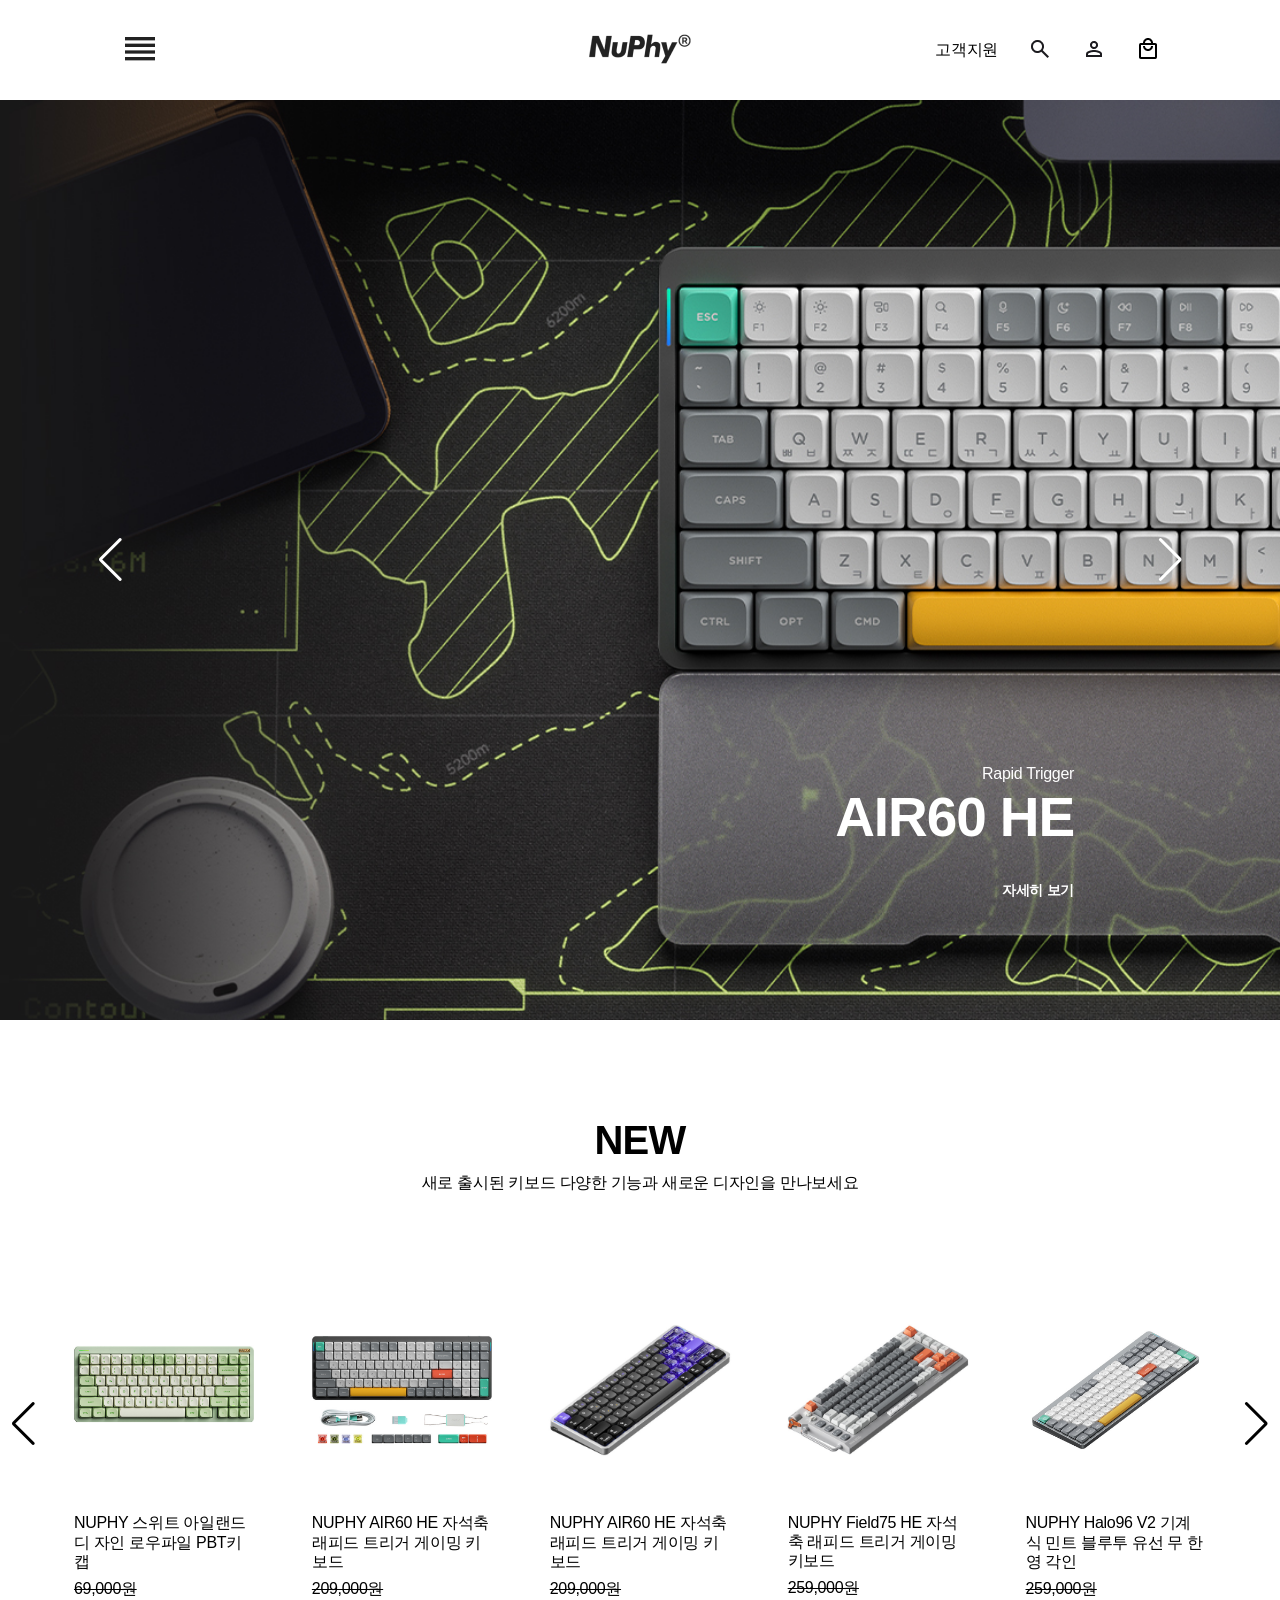
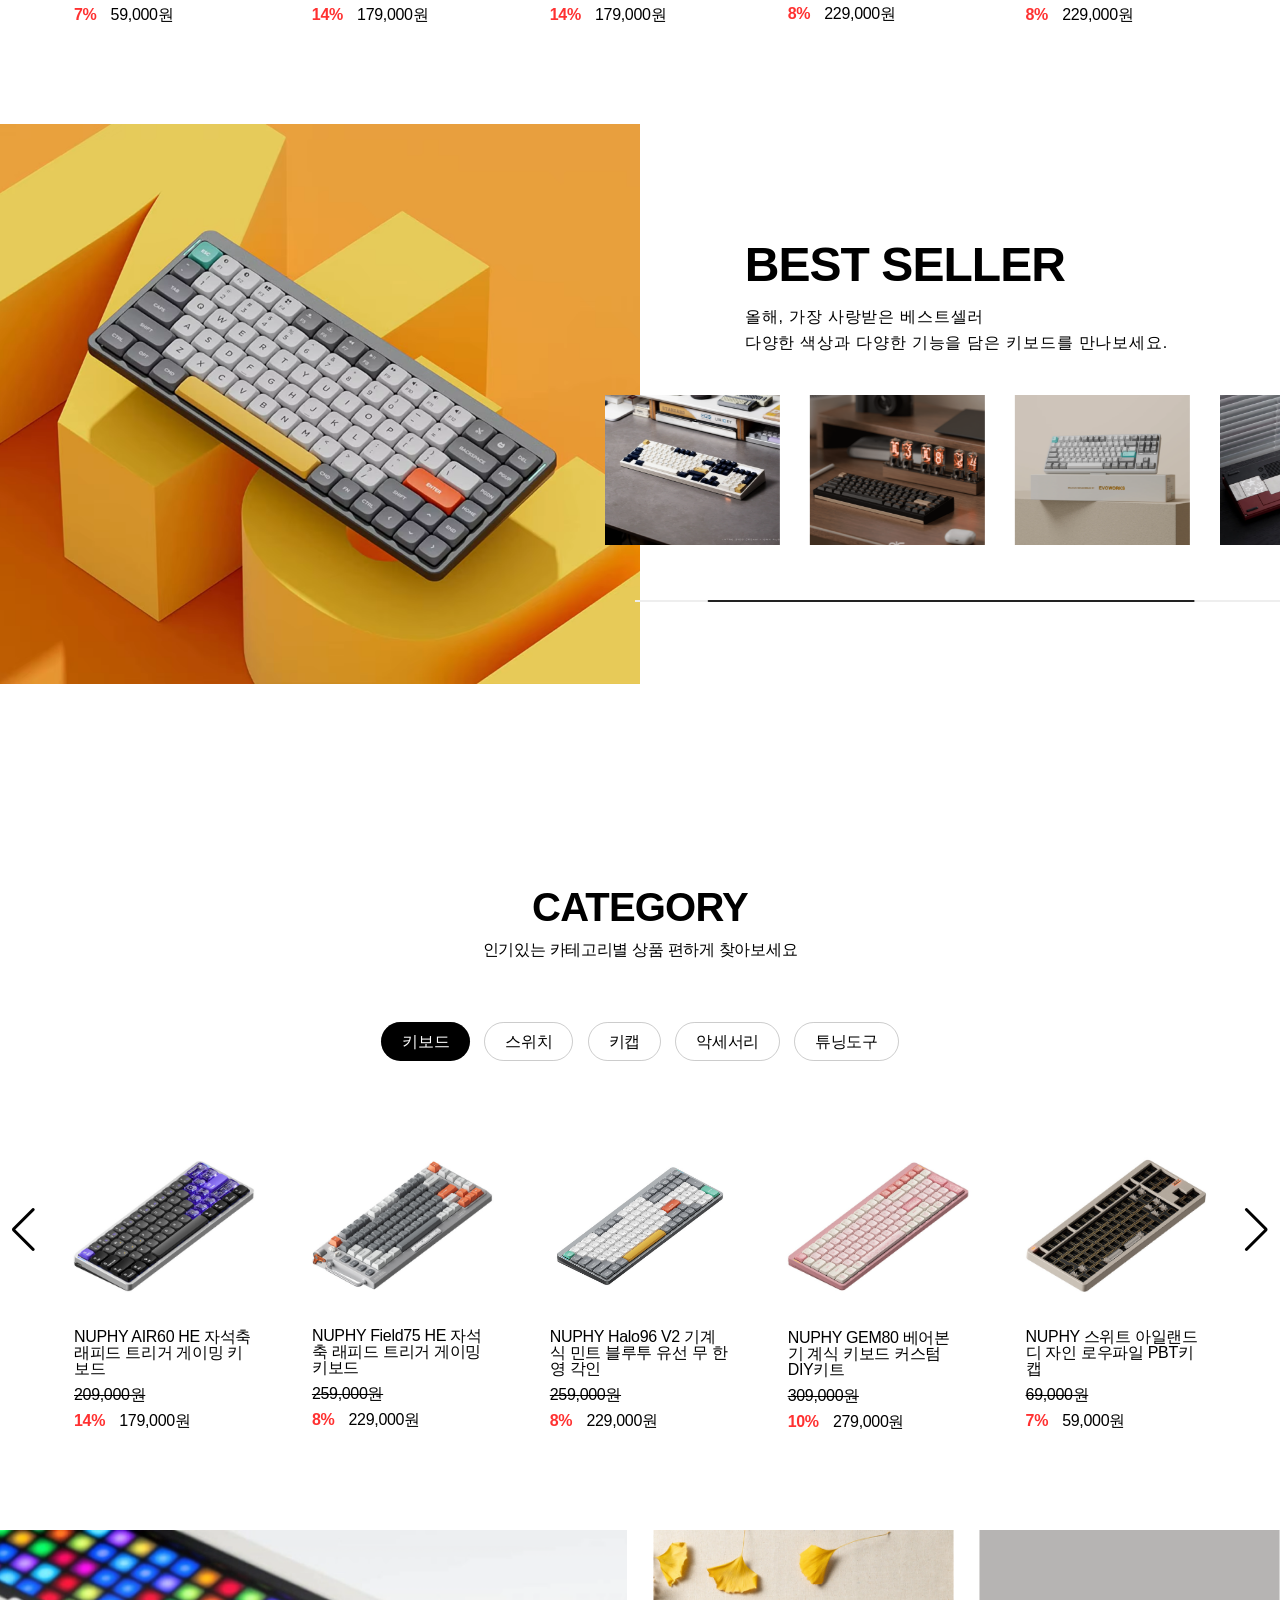
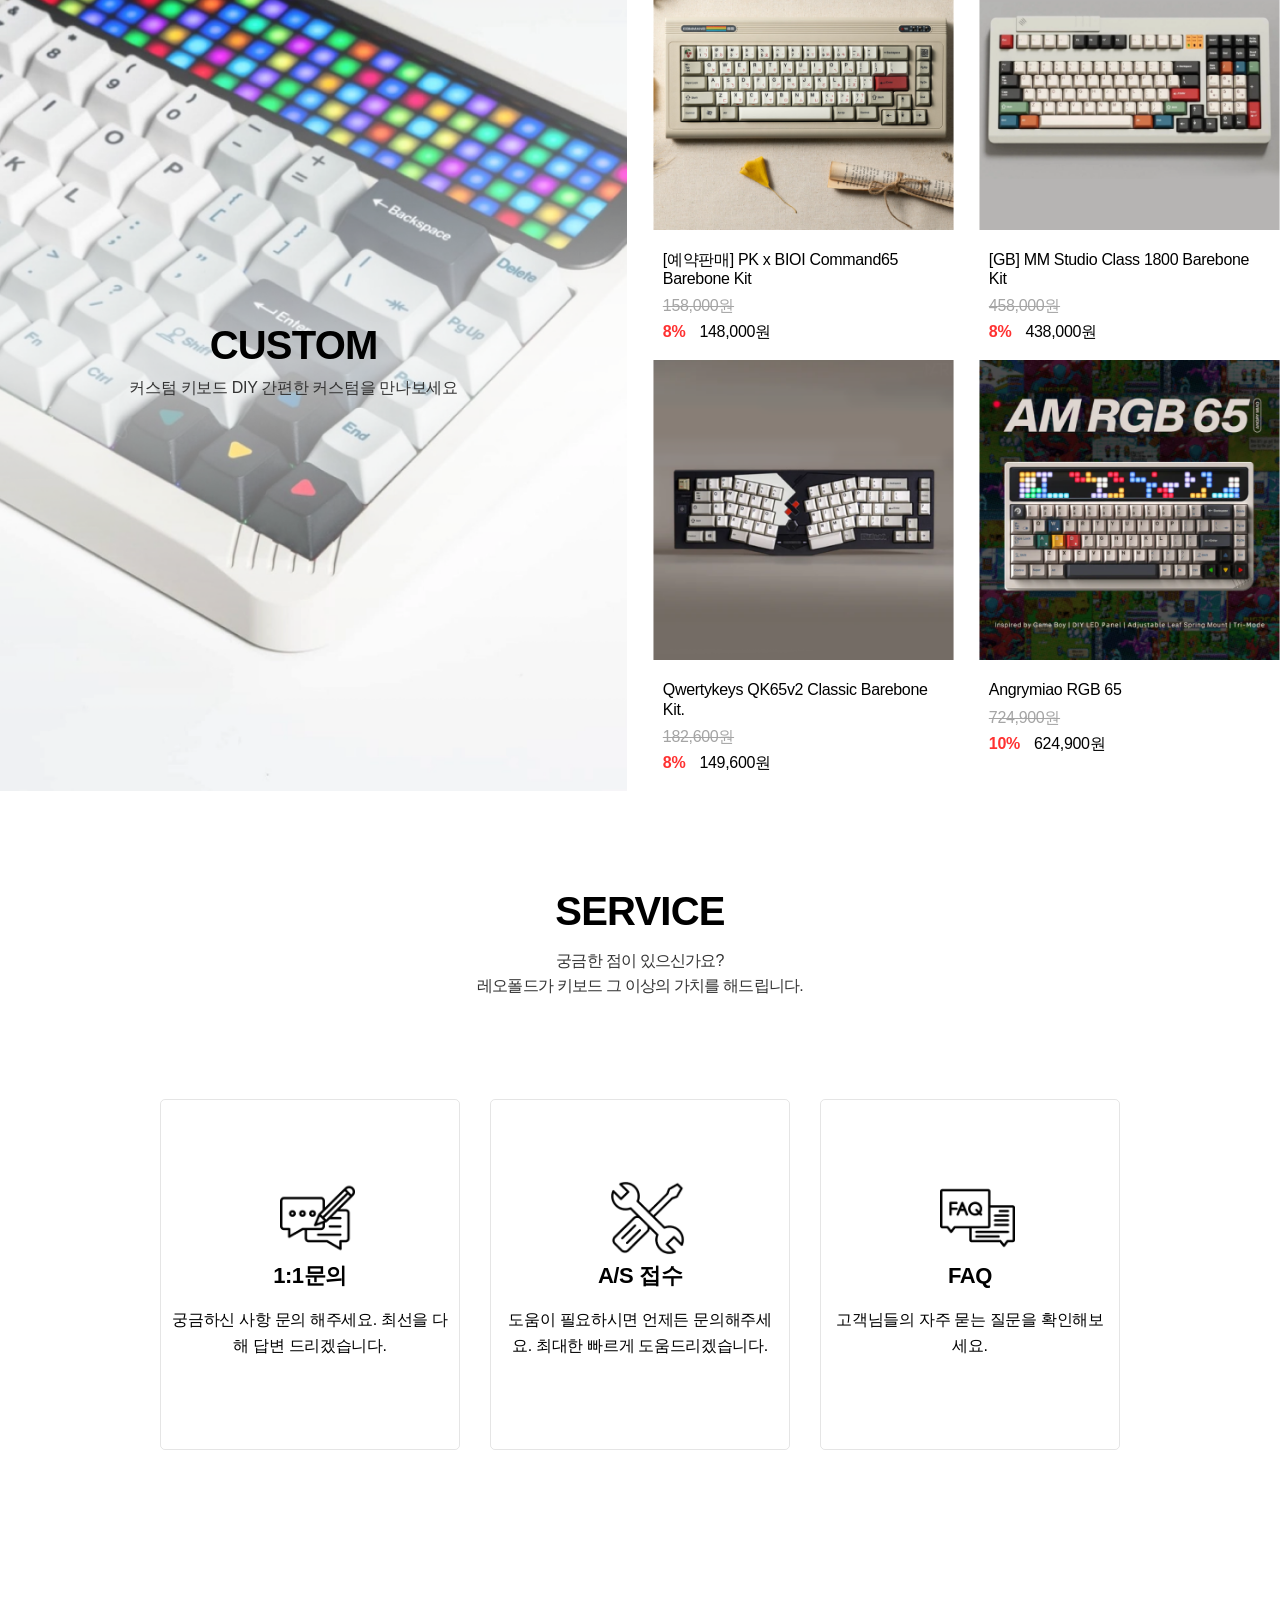
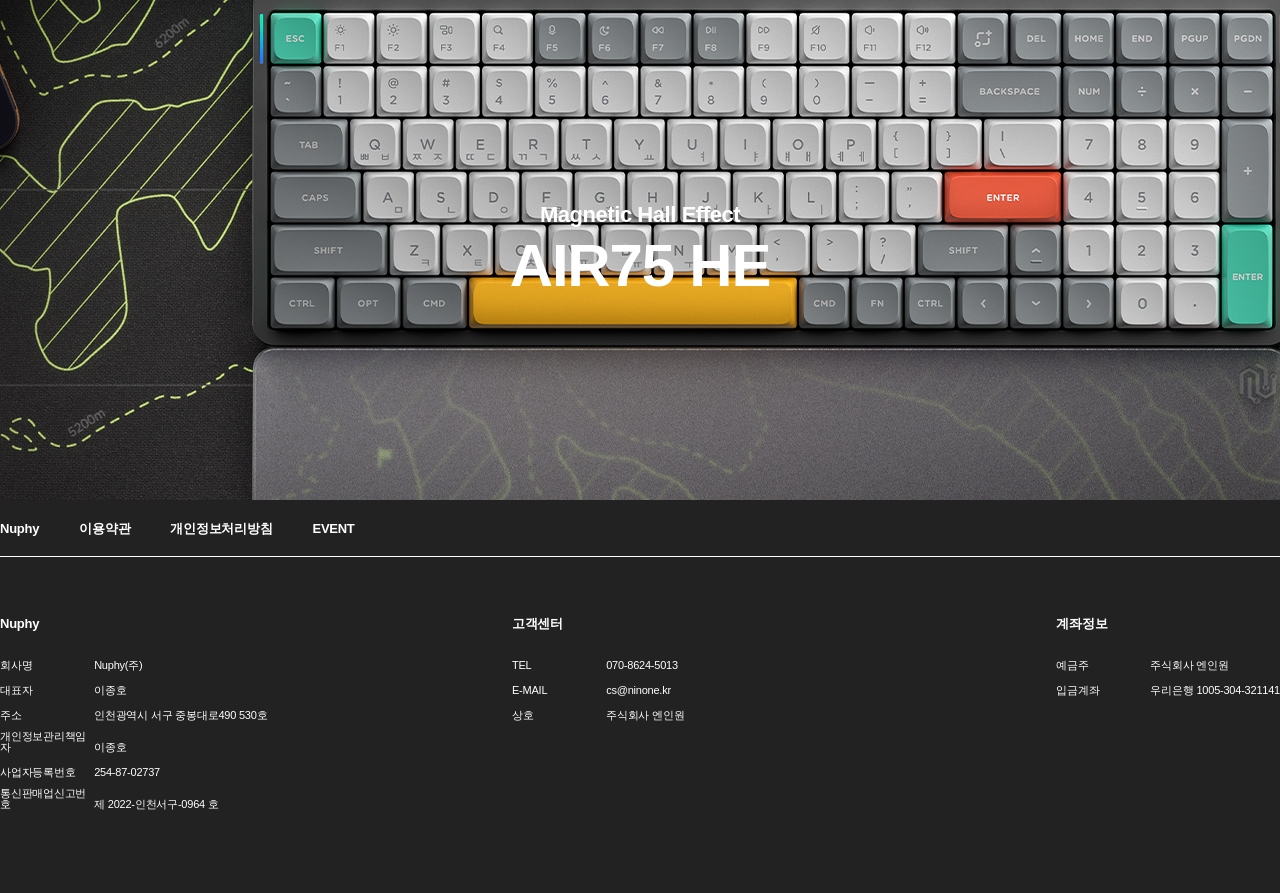
<file: index.html>
<!DOCTYPE html>
<html lang="ko">
<head>
    <meta charset="UTF-8">
    <meta name="viewport" content="width=device-width, initial-scale=1.0">
    <title>Nuphy</title>
    <link rel="stylesheet" href="./styles/reset.css">
    <link rel="stylesheet" href="./styles/index.css">
    <link rel="stylesheet" href="./styles/common.css">
    <link rel="stylesheet" href="./styles/responsive.css">
    <script src="./scripts/index.js" defer></script>
    <link rel="stylesheet" href="https://cdn.jsdelivr.net/npm/swiper@11/swiper-bundle.min.css"/>
    <script src="https://cdn.jsdelivr.net/npm/swiper@11/swiper-bundle.min.js"></script>
    <script src="https://cdnjs.cloudflare.com/ajax/libs/jquery/3.7.1/jquery.min.js"></script>
</head>
<body>
    <!-- 헤더시작 -->
    <header>
        <div class="inner">
            <div class="right_menu">
                <a href="#" class="white"><img src="./images/header/white_menu.png" alt="메뉴열기"></a>
                <a href="#" class="black"><img src="./images/header/black_menu.png" alt="메뉴열기"></a>
            </div>
            <h1 class="logo">
                <a href="./index.html" class="white"><img src="./images/header/white_logo.png" alt="메인페이지로 이동하기"></a>
                <a href="./index.html" class="black"><img src="./images/header/black_logo.png" alt="메인페이지로 이동하기"></a>
            </h1>
            <div class="left_menu">
                <div class="cs">
                    <a href="#" class="white">고객지원</a>
                    <a href="#" class="black">고객지원</a>
                </div>
                <div class="search">
                    <a href="#" class="white"><img src="./images/header/white_search.png" alt=""></a>
                    <a href="#" class="black"><img src="./images/header/black_search.png" alt=""></a>
                </div>
                <div class="mypage">
                    <a href="./login.html" class="white"><img src="./images/header/white_person.png" alt=""></a>
                    <a href="./login.html" class="black"><img src="./images/header/black_person.png" alt=""></a>
                </div>
                <div class="cart">
                    <a href="#" class="white"><img src="./images/header/white_local_mall.png" alt=""></a>
                    <a href="#" class="black"><img src="./images/header/black_mall.png" alt=""></a>
                </div>
            </div>
        </div>
    </header>
    <!-- 헤더종료 -->
    <main>
        <!-- 메뉴 라인 시작 -->
        <div class="header_menu">
            <a href="#" class="menu_close"><img src="./images/header/close.png" alt=""></a>
            <ul class="menu_box">
                <li>
                    <div class="menu-item"><a href="#">키보드</a><a href="#">+</a></div>
                    <ul class="submenu">
                        <li><a href="#">AIR 시리즈</a></li>
                        <li><a href="#">HALO 시리즈</a></li>
                        <li><a href="#">GEM 시리즈</a></li>
                        <li><a href="#">HE 시리즈</a></li>
                        <li><a href="#">커스텀 시리즈</a></li>
                    </ul>
                </li>
                <li>
                    <div class="menu-item"><a href="#">스위치</a><a href="#">+</a></div>
                    <ul class="submenu">
                        <li><a href="#">LOW PROFILE</a></li>
                        <li><a href="#">HIGH PROFILE</a></li>
                        <li><a href="#">LOW MAGNETIC</a></li>
                        <li><a href="#">HIGH  MAGNETIC</a></li>
                        <li><a href="#">특주 스위치</a></li>
                    </ul>
                </li>
                <li>
                    <div class="menu-item"><a href="#">악세서리</a><a href="#">+</a></div>
                    <ul class="submenu">
                        <li><a href="#">팜레스트</a></li>
                        <li><a href="#">키보드 매트</a></li>
                        <li><a href="#">윤활 도구</a></li>
                        <li><a href="#">보강판</a></li>
                        <li><a href="#">케이스</a></li>
                    </ul>
                </li>
            </ul>
        </div>    
        <!-- 메뉴 라인 종료 -->
        <!-- bnr 시작 -->
        <div class="swiper bnr_slide">
            <!-- Additional required wrapper -->
            <div class="swiper-wrapper">
                <!-- Slides -->
                <div class="swiper-slide slide1">
                    <div class="bnr_text">
                        <p>Customize Barebone</p>
                        <h2>Gem80</h2>
                        <a href="#">자세히 보기</a>
                    </div>
                </div>
                <div class="swiper-slide slide2">
                    <div class="bnr_text">
                        <p>Rapid Trigger</p>
                        <h2>AIR60 HE</h2>
                        <a href="#">자세히 보기</a>
                    </div>
                </div>
                <div class="swiper-slide slide3">
                    <div class="bnr_text">
                        <p>Magnetic Switch</p>
                        <h2>Field75 HE</h2>
                        <a href="#">자세히 보기</a>
                    </div>
                </div>
                <div class="swiper-slide slide4">
                    <div class="bnr_text">
                        <p>Upgrade ver</p>
                        <h2>AIR75 V2</h2>
                        <a href="#">자세히 보기</a>
                    </div>
                </div>
                <div class="swiper-slide slide5">
                    <div class="bnr_text">
                        <p>For. All-Rounder</p>
                        <h2>AIR96 V2</h2>
                        <a href="#">자세히 보기</a>
                    </div>
                </div>
            </div>
            <div class="slide_btn">
                <!-- (아래) 기본 -->
                <div class="swiper-button-next"></div>
                <div class="swiper-button-prev"></div>
            </div>
        </div>
        <!-- bnr 종료 -->
        <div class="content_area">
            <!-- new라인 시작 -->
            <div class="new_area">
                <h3>NEW</h3>
                <p>새로 출시된 키보드 다양한 기능과 새로운 디자인을 만나보세요</p>
                <div class="swiper new_slide">
                    <!-- Additional required wrapper -->
                    <div class="swiper-wrapper">
                        <!-- Slides -->
                        <div class="swiper-slide slide1">
                            <a href="./sell_page.html">
                                <div class="new_text">
                                    <img src="./images/index/new_001.png" alt="">
                                    <span>NUPHY AIR60 HE 자석축
                                        래피드 트리거 게이밍 키보드</span>
                                    <del>209,000원</del>
                                </div>
                                <div class="price_text">
                                    <em>14%</em>
                                    <span class="total_price">179,000원</span>
                                </div>    
                            </a>
                        </div>
                        <div class="swiper-slide slide2">
                            <a href="./sell_page.html">
                                <div class="new_text">
                                    <img src="./images/index/new_002.png" alt="">
                                    <span>NUPHY Field75 HE 자석축
                                        래피드 트리거 게이밍 키보드</span>
                                    <del>259,000원</del>
                                </div>
                                <div class="price_text">
                                    <em>8%</em>
                                    <span class="total_price">229,000원</span>
                                </div>    
                            </a>
                        </div>
                        <div class="swiper-slide slide3">
                            <a href="./sell_page.html">
                                <div class="new_text">
                                    <img src="./images/index/new_003.png" alt="">
                                    <span>NUPHY Halo96 V2 기계식
                                        민트 블루투 유선 무 한영 각인</span>
                                    <del>259,000원</del>
                                </div>
                                <div class="price_text">
                                    <em>8%</em>
                                    <span class="total_price">229,000원</span>
                                </div>    
                            </a>
                        </div>
                        <div class="swiper-slide slide4">
                            <a href="./sell_page.html">
                                <div class="new_text">
                                    <img src="./images/index/new_004.png" alt="">
                                    <span>NUPHY GEM80 베어본 기
                                        계식 키보드 커스텀 DIY키트</span>
                                    <del>309,000원</del>
                                </div>
                                <div class="price_text">
                                    <em>10%</em>
                                    <span class="total_price">279,000원</span>
                                </div>    
                            </a>
                        </div>
                        <div class="swiper-slide slide5">
                            <a href="./sell_page.html">
                                <div class="new_text">
                                    <img src="./images/index/new_005.png" alt="">
                                    <span>NUPHY 스위트 아일랜드 디
                                        자인 로우파일 PBT키캡</span>
                                    <del>69,000원</del>
                                </div>
                                <div class="price_text">
                                    <em>7%</em>
                                    <span class="total_price">59,000원</span>
                                </div>    
                            </a>
                        </div>
                        <div class="swiper-slide slide6">
                            <a href="./sell_page.html">
                                <div class="new_text">
                                    <img src="./images/index/new_006.png" alt="">
                                    <span>NUPHY Halo96 V2 기계식
                                        민트 블루투 유선 무 한영 각인</span>
                                    <del>259,000원</del>
                                </div>
                                <div class="price_text">
                                    <em>8%</em>
                                    <span class="total_price">229,000원</span>
                                </div>    
                            </a>
                        </div>
                        <div class="swiper-slide slide7">
                            <a href="./sell_page.html">
                                <div class="new_text">
                                    <img src="./images/index/new_007.png" alt="">
                                    <span>NUPHY AIR60 HE 자석축
                                        래피드 트리거 게이밍 키보드</span>
                                    <del>209,000원</del>
                                </div>
                                <div class="price_text">
                                    <em>14%</em>
                                    <span class="total_price">179,000원</span>
                                </div>    
                            </a>
                        </div>
                        <div class="swiper-slide slide8">
                            <a href="./sell_page.html">
                                <div class="new_text">
                                    <img src="./images/index/new_008.png" alt="">
                                    <span>NUPHY Field75 HE 자석축
                                        래피드 트리거 게이밍 키보드</span>
                                    <del>259,000원</del>
                                </div>
                                <div class="price_text">
                                    <em>8%</em>
                                    <span class="total_price">229,000원</span>
                                </div>    
                            </a>
                        </div>
                        <div class="swiper-slide slide9">
                            <a href="./sell_page.html">
                                <div class="new_text">
                                    <img src="./images/index/new_009.png" alt="">
                                    <span>NUPHY 스위트 아일랜드 디
                                        자인 로우파일 PBT키캡</span>
                                    <del>69,000원</del>
                                </div>
                                <div class="price_text">
                                    <em>7%</em>
                                    <span class="total_price">59,000원</span>
                                </div>    
                            </a>
                        </div>
                        <div class="swiper-slide slide10">
                            <a href="./sell_page.html">
                                <div class="new_text">
                                    <img src="./images/index/new_010.png" alt="">
                                    <span>NUPHY AIR60 HE 자석축
                                        래피드 트리거 게이밍 키보드</span>
                                    <del>209,000원</del>
                                </div>
                                <div class="price_text">
                                    <em>14%</em>
                                    <span class="total_price">179,000원</span>
                                </div>    
                            </a>
                        </div>
                    </div>
                </div>
                <div class="new_btn">
                    <div class="swiper-button-prev"></div>
                    <div class="swiper-button-next"></div>
                </div>
            </div>
            <!-- new라인 종료 -->
            <!-- Best Seller라인 시작 -->
            <div class="best">
                <div class="best_bg"><img src="./images/index/best_bg.png" alt=""></div>
                <div class="right_contents">
                    <h3>BEST SELLER</h3>
                    <p>올해, 가장 사랑받은 베스트셀러<br>
                        다양한 색상과 다양한 기능을 담은 키보드를 만나보세요.</p>
                    <div class="swiper best_slide">
                        <!-- Additional required wrapper -->
                        <div class="swiper-wrapper">
                            <!-- Slides -->
                            <div class="swiper-slide slide1">
                                <a href="./sell_page.html">
                                    <div class="item_img"><img src="./images/index/best_001.png" alt=""></div>
                                    <div class="text_ani">
                                        <div class="best_text">
                                            <span>NUPHY AIR60 HE 자석축<br>
                                                래피드 트리거 게이밍 키보드</span>
                                            <del>209,000원</del>
                                        </div>
                                        <div class="price_text">
                                            <em>14%</em>
                                            <span class="total_price">179,000원</span>
                                        </div>
                                    </div>    
                                </a>
                            </div>
                            <div class="swiper-slide slide2">
                                <a href="./sell_page.html">
                                    <div class="item_img"><img src="./images/index/best_002.png" alt=""></div>
                                    <div class="text_ani">
                                        <div class="best_text">
                                            <span>NUPHY AIR60 HE 자석축<br>
                                                래피드 트리거 게이밍 키보드</span>
                                            <del>209,000원</del>
                                        </div>
                                        <div class="price_text">
                                            <em>14%</em>
                                            <span class="total_price">179,000원</span>
                                        </div>
                                    </div>    
                                </a>
                            </div>
                            <div class="swiper-slide slide3">
                                <a href="./sell_page.html">
                                    <div class="item_img"><img src="./images/index/best_003.png" alt=""></div>
                                    <div class="text_ani">
                                        <div class="best_text">
                                            <span>NUPHY AIR60 HE 자석축<br>
                                                래피드 트리거 게이밍 키보드</span>
                                            <del>209,000원</del>
                                        </div>
                                        <div class="price_text">
                                            <em>14%</em>
                                            <span class="total_price">179,000원</span>
                                        </div>
                                    </div>    
                                </a>
                            </div>
                            <div class="swiper-slide slide4">
                                <a href="./sell_page.html">
                                    <div class="item_img"><img src="./images/index/best_004.png" alt=""></div>
                                    <div class="text_ani">
                                        <div class="best_text">
                                            <span>NUPHY AIR60 HE 자석축<br>
                                                래피드 트리거 게이밍 키보드</span>
                                            <del>209,000원</del>
                                        </div>
                                        <div class="price_text">
                                            <em>14%</em>
                                            <span class="total_price">179,000원</span>
                                        </div>
                                    </div>    
                                </a>
                            </div>
                            <div class="swiper-slide slide5">
                                <a href="./sell_page.html">
                                    <div class="item_img"><img src="./images/index/best_005.png" alt=""></div>
                                    <div class="text_ani">
                                        <div class="best_text">
                                            <span>NUPHY AIR60 HE 자석축<br>
                                                래피드 트리거 게이밍 키보드</span>
                                            <del>209,000원</del>
                                        </div>
                                        <div class="price_text">
                                            <em>14%</em>
                                            <span class="total_price">179,000원</span>
                                        </div>
                                    </div>    
                                </a>
                            </div>
                            <div class="swiper-slide slide6">
                                <a href="./sell_page.html">
                                    <div class="item_img"><img src="./images/index/best_006.png" alt=""></div>
                                    <div class="text_ani">
                                        <div class="best_text">
                                            <span>NUPHY AIR60 HE 자석축<br>
                                                래피드 트리거 게이밍 키보드</span>
                                            <del>209,000원</del>
                                        </div>
                                        <div class="price_text">
                                            <em>14%</em>
                                            <span class="total_price">179,000원</span>
                                        </div>
                                    </div>    
                                </a>
                            </div>
                        </div>
                        <div class="event-scrollbar">
                            <div class="active-scrollbar"></div>
                        </div>
                    </div>
                </div>
            </div>
            <!-- Best Seller라인 종료 -->
            <!-- category라인 시작 -->
            <div class="category_area">
                <h3>CATEGORY</h3>
                <p>인기있는 카테고리별 상품 편하게 찾아보세요</p>
                <div class="category_btn">
                    <a href="#" class="active">키보드</a>
                    <a href="#">스위치</a>
                    <a href="#">키캡</a>
                    <a href="#">악세서리</a>
                    <a href="#">튜닝도구</a>
                </div>
                <div class="swiper keyboard">
                    <!-- Additional required wrapper -->
                    <div class="swiper-wrapper">
                        <!-- Slides -->
                        <div class="swiper-slide slide1">
                            <a href="./sell_page.html">
                                <div class="category_text">
                                    <img src="./images/index/new_001.png" alt="">
                                    <span>NUPHY AIR60 HE 자석축
                                        래피드 트리거 게이밍 키보드</span>
                                    <del>209,000원</del>
                                </div>
                                <div class="price_text">
                                    <em>14%</em>
                                    <span class="total_price">179,000원</span>
                                </div>    
                            </a>
                        </div>
                        <div class="swiper-slide slide2">
                            <a href="./sell_page.html">
                                <div class="category_text">
                                    <img src="./images/index/new_002.png" alt="">
                                    <span>NUPHY Field75 HE 자석축
                                        래피드 트리거 게이밍 키보드</span>
                                    <del>259,000원</del>
                                </div>
                                <div class="price_text">
                                    <em>8%</em>
                                    <span class="total_price">229,000원</span>
                                </div>    
                            </a>
                        </div>
                        <div class="swiper-slide slide3">
                            <a href="./sell_page.html">
                                <div class="category_text">
                                    <img src="./images/index/new_003.png" alt="">
                                    <span>NUPHY Halo96 V2 기계식
                                        민트 블루투 유선 무 한영 각인</span>
                                    <del>259,000원</del>
                                </div>
                                <div class="price_text">
                                    <em>8%</em>
                                    <span class="total_price">229,000원</span>
                                </div>    
                            </a>
                        </div>
                        <div class="swiper-slide slide4">
                            <a href="./sell_page.html">
                                <div class="category_text">
                                    <img src="./images/index/new_004.png" alt="">
                                    <span>NUPHY GEM80 베어본 기
                                        계식 키보드 커스텀 DIY키트</span>
                                    <del>309,000원</del>
                                </div>
                                <div class="price_text">
                                    <em>10%</em>
                                    <span class="total_price">279,000원</span>
                                </div>    
                            </a>
                        </div>
                        <div class="swiper-slide slide5">
                            <a href="./sell_page.html">
                                <div class="category_text">
                                    <img src="./images/index/new_005.png" alt="">
                                    <span>NUPHY 스위트 아일랜드 디
                                        자인 로우파일 PBT키캡</span>
                                    <del>69,000원</del>
                                </div>
                                <div class="price_text">
                                    <em>7%</em>
                                    <span class="total_price">59,000원</span>
                                </div>    
                            </a>
                        </div>
                        <div class="swiper-slide slide6">
                            <a href="./sell_page.html">
                                <div class="category_text">
                                    <img src="./images/index/new_006.png" alt="">
                                    <span>NUPHY Halo96 V2 기계식
                                        민트 블루투 유선 무 한영 각인</span>
                                    <del>259,000원</del>
                                </div>
                                <div class="price_text">
                                    <em>8%</em>
                                    <span class="total_price">229,000원</span>
                                </div>    
                            </a>
                        </div>
                        <div class="swiper-slide slide7">
                            <a href="./sell_page.html">
                                <div class="category_text">
                                    <img src="./images/index/new_007.png" alt="">
                                    <span>NUPHY AIR60 HE 자석축
                                        래피드 트리거 게이밍 키보드</span>
                                    <del>209,000원</del>
                                </div>
                                <div class="price_text">
                                    <em>14%</em>
                                    <span class="total_price">179,000원</span>
                                </div>    
                            </a>
                        </div>
                        <div class="swiper-slide slide8">
                            <a href="./sell_page.html">
                                <div class="category_text">
                                    <img src="./images/index/new_008.png" alt="">
                                    <span>NUPHY Field75 HE 자석축
                                        래피드 트리거 게이밍 키보드</span>
                                    <del>259,000원</del>
                                </div>
                                <div class="price_text">
                                    <em>8%</em>
                                    <span class="total_price">229,000원</span>
                                </div>    
                            </a>
                        </div>
                        <div class="swiper-slide slide9">
                            <a href="./sell_page.html">
                                <div class="category_text">
                                    <img src="./images/index/new_009.png" alt="">
                                    <span>NUPHY 스위트 아일랜드 디
                                        자인 로우파일 PBT키캡</span>
                                    <del>69,000원</del>
                                </div>
                                <div class="price_text">
                                    <em>7%</em>
                                    <span class="total_price">59,000원</span>
                                </div>    
                            </a>
                        </div>
                        <div class="swiper-slide slide10">
                            <a href="./sell_page.html">
                                <div class="category_text">
                                    <img src="./images/index/new_010.png" alt="">
                                    <span>NUPHY AIR60 HE 자석축
                                        래피드 트리거 게이밍 키보드</span>
                                    <del>209,000원</del>
                                </div>
                                <div class="price_text">
                                    <em>14%</em>
                                    <span class="total_price">179,000원</span>
                                </div>    
                            </a>
                        </div>
                    </div>
                </div>
                <div class="swiper swiches">
                    <!-- Additional required wrapper -->
                    <div class="swiper-wrapper">
                        <!-- Slides -->
                        <div class="swiper-slide slide1">
                            <a href="./sell_page.html">
                                <div class="category_text">
                                    <img src="./images/index/swiches_001.png" alt="">
                                    <span>NUPHY 저소음 청축 리니어 기계식 스위치
                                        90Pcs</span>
                                    <del>69,000원</del>
                                </div>
                                <div class="price_text">
                                    <em>10%</em>
                                    <span class="total_price">59,000원</span>
                                </div>    
                            </a>
                        </div>
                        <div class="swiper-slide slide2">
                            <a href="./sell_page.html">
                                <div class="category_text">
                                    <img src="./images/index/swiches_002.png" alt="">
                                    <span>NUPHY 저소음 민트 리니어 기계식 스위치
                                        90Pcs</span>
                                    <del>99,000원</del>
                                </div>
                                <div class="price_text">
                                    <em>14%</em>
                                    <span class="total_price">79,000원</span>
                                </div>    
                            </a>
                        </div>
                        <div class="swiper-slide slide3">
                            <a href="./sell_page.html">
                                <div class="category_text">
                                    <img src="./images/index/swiches_003.png" alt="">
                                    <span>NUPHY 적축 택타일 넌클릭 기계식 키
                                        보드 스위치 90Pcs</span>
                                    <del>69,000원</del>
                                </div>
                                <div class="price_text">
                                    <em>10%</em>
                                    <span class="total_price">59,000원</span>
                                </div>    
                            </a>
                        </div>
                        <div class="swiper-slide slide4">
                            <a href="./sell_page.html">
                                <div class="category_text">
                                    <img src="./images/index/swiches_004.png" alt="">
                                    <span>NUPHY 저소음 회축 리니어 기계식 스위치
                                        90Pcs</span>
                                    <del>69,000원 </del>
                                </div>
                                <div class="price_text">
                                    <em>14%</em>
                                    <span class="total_price">49,000원</span>
                                </div>    
                            </a>
                        </div>
                        <div class="swiper-slide slide5">
                            <a href="./sell_page.html">
                                <div class="category_text">
                                    <img src="./images/index/swiches_005.png" alt="">
                                    <span>NUPHY 저소음 갈축 리니어 기계식 스위치
                                        90Pcs</span>
                                    <del>69,000원</del>
                                </div>
                                <div class="price_text">
                                    <em>10%</em>
                                    <span class="total_price">59,000원</span>
                                </div>    
                            </a>
                        </div>
                        <div class="swiper-slide slide6">
                            <a href="./sell_page.html">
                                <div class="category_text">
                                    <img src="./images/index/swiches_001.png" alt="">
                                    <span>NUPHY 저소음 청축 리니어 기계식 스위치
                                        90Pcs</span>
                                    <del>69,000원</del>
                                </div>
                                <div class="price_text">
                                    <em>10%</em>
                                    <span class="total_price">59,000원</span>
                                </div>    
                            </a>
                        </div>
                        <div class="swiper-slide slide7">
                            <a href="./sell_page.html">
                                <div class="category_text">
                                    <img src="./images/index/swiches_003.png" alt="">
                                    <span>NUPHY 저소음 적축 리니어 기계식 스위치
                                        90Pcs</span>
                                    <del>99,000원</del>
                                </div>
                                <div class="price_text">
                                    <em>14%</em>
                                    <span class="total_price">79,000원</span>
                                </div>    
                            </a>
                        </div>
                        <div class="swiper-slide slide8">
                            <a href="./sell_page.html">
                                <div class="category_text">
                                    <img src="./images/index/swiches_002.png" alt="">
                                    <span>NUPHY 민트 축 택타일 넌클릭 기계식 키
                                        보드 스위치 90Pcs</span>
                                    <del>69,000원</del>
                                </div>
                                <div class="price_text">
                                    <em>10%</em>
                                    <span class="total_price">59,000원</span>
                                </div>    
                            </a>
                        </div>
                        <div class="swiper-slide slide9">
                            <a href="./sell_page.html">
                                <div class="category_text">
                                    <img src="./images/index/swiches_005.png" alt="">
                                    <span>NUPHY 저소음 갈축 리니어 기계식 스위치
                                        90Pcs</span>
                                    <del>69,000원 </del>
                                </div>
                                <div class="price_text">
                                    <em>14%</em>
                                    <span class="total_price">49,000원</span>
                                </div>    
                            </a>
                        </div>
                        <div class="swiper-slide slide10">
                            <a href="./sell_page.html">
                                <div class="category_text">
                                    <img src="./images/index/swiches_004.png" alt="">
                                    <span>NUPHY 저소음 회축 리니어 기계식 스위치
                                        90Pcs</span>
                                    <del>69,000원</del>
                                </div>
                                <div class="price_text">
                                    <em>10%</em>
                                    <span class="total_price">59,000원</span>
                                </div>    
                            </a>
                        </div>
                    </div>
                </div>
                <div class="category_arrow">
                    <div class="swiper-button-prev"></div>
                    <div class="swiper-button-next"></div>
                </div>
            </div>
            <!-- category라인 종료 -->
            <!-- custom라인 시작 -->
            <div class="custom_area">
                <div class="custom_bg">
                    <h3>CUSTOM</h3>
                    <p>커스텀 키보드 DIY 간편한 커스텀을 만나보세요</p>
                </div>
                <div class="right_contents">
                    <div class="swiper custom">
                        <div class="swiper-wrapper">
                            <div class="swiper-slide slide1">
                                <a href="./sell_page.html">
                                    <div class="custom_text">
                                        <img src="./images/index/custom_001.png" alt="">
                                        <span>[예약판매] PK x BIOI Command65 
                                            Barebone Kit
                                        </span>                                        
                                        <del>158,000원</del>
                                    </div>
                                    <div class="price">
                                        <em>8%</em>
                                        <span>148,000원</span>
                                    </div>
                                </a>
                                <a href="./sell_page.html">
                                    <div class="custom_text">
                                        <img src="./images/index/custom_002.png" alt="">
                                        <span>Qwertykeys QK65v2
                                            Classic Barebone Kit.
                                        </span>                                        
                                        <del>182,600원</del>
                                    </div>
                                    <div class="price">
                                        <em>8%</em>
                                        <span>149,600원</span>
                                    </div>
                                </a>
                            </div>
                            <div class="swiper-slide slide2">
                                <a href="./sell_page.html">
                                    <div class="custom_text">
                                        <img src="./images/index/custom_003.png" alt="">
                                        <span>[GB] MM Studio Class 1800
                                            Barebone Kit
                                        </span>                                        
                                        <del>458,000원</del>
                                    </div>
                                    <div class="price">
                                        <em>8%</em>
                                        <span>438,000원</span>
                                    </div>
                                </a>
                                <a href="./sell_page.html">
                                    <div class="custom_text">
                                        <img src="./images/index/custom_004.png" alt="">
                                        <span>Angrymiao
                                            RGB 65
                                        </span>                                        
                                        <del>724,900원</del>
                                    </div>
                                    <div class="price">
                                        <em>10%</em>
                                        <span>624,900원</span>
                                    </div>
                                </a>
                            </div>
                            <div class="swiper-slide slide3">
                                <a href="./sell_page.html">
                                    <div class="custom_text">
                                        <img src="./images/index/custom_005.png" alt="">
                                        <span>Volt Plus+ 
                                            Barebone Kit
                                        </span>                                        
                                        <del>137,000원</del>
                                    </div>
                                    <div class="price">
                                        <em>13%</em>
                                        <span>108,000원</span>
                                    </div>
                                </a>
                                <a href="./sell_page.html">
                                    <div class="custom_text">
                                        <img src="./images/index/custom_006.png" alt="">
                                        <span>Qwertykeys QK75N 
                                            Barebone Kit
                                        </span>                                        
                                        <del>175,000원</del>
                                    </div>
                                    <div class="price">
                                        <em>14%</em>
                                        <span>148,000원</span>
                                    </div>
                                </a>
                            </div>
                            <div class="swiper-slide slide4">
                                <a href="./sell_page.html">
                                    <div class="custom_text">
                                        <img src="./images/index/custom_007.png" alt="">
                                        <span>Qwertykeys QK100 
                                            Barebone Kit
                                        </span>                                        
                                        <del>199,000원</del>
                                    </div>
                                    <div class="price">
                                        <em>16%</em>
                                        <span>168,000원</span>
                                    </div>
                                </a>
                                <a href="./sell_page.html">
                                    <div class="custom_text">
                                        <img src="./images/index/custom_008.png" alt="">
                                        <span>[GB] Anorexus Void65
                                            Barebone Kit
                                        </span>                                        
                                        <del>368,000원</del>
                                    </div>
                                    <div class="price">
                                        <em>10%</em>
                                        <span>338,000원</span>
                                    </div>
                                </a>
                            </div>
                        </div>
                        <div class="swiper-pagination"></div>
                    </div>
                </div>
            </div>
            <!-- custom라인 종료 -->
            <!-- service 라인 시작  -->
            <div class="service">
                <h3>SERVICE</h3>
                <p>궁금한 점이 있으신가요?<br>
                    레오폴드가 키보드 그 이상의 가치를 해드립니다.</p>
                <div class="service_container">
                    <a href="#" class="question">
                        <img src="./images/index/qusetion.png" alt="">
                        <em>1:1문의</em>
                        <span>궁금하신 사항 문의 해주세요.
                            최선을 다해 답변 드리겠습니다.</span>
                    </a>
                    <a href="#" class="as">
                        <img src="./images/index/as.png" alt="">
                        <em>A/S 접수</em>
                        <span>도움이 필요하시면 언제든 문의해주세요.
                            최대한 빠르게 도움드리겠습니다.</span>
                    </a>
                    <a href="#" class="faq">
                        <img src="./images/index/faq.png" alt="">
                        <em>FAQ</em>
                        <span>고객님들의 자주 묻는 질문을
                            확인해보세요.</span>
                    </a>
                </div>
            </div>
            <!-- service 라인 종료  -->
            <!-- 하단 배너 시작  -->
            <div class="btm_bnr_bg">
                <p>Magnetic Hall Effect</p>
                <h3>AIR75 HE</h3>
            </div>
            <!-- 하단 배너 종료  -->
        </div>
    </main>
    <!-- footer시작 -->
    <footer>
        <div class="btm_border">
            <div class="top_menu">
                <a href="#">Nuphy</a>
                <a href="#">이용약관</a>
                <a href="#">개인정보처리방침</a>
                <a href="#">EVENT</a>
            </div>
        </div>
        <div class="btm_container">
            <div class="left_info">
                <ul class="nuphy_info">
                    <h3>Nuphy</h3>
                    <li>
                        <span>회사명</span>
                        <span>Nuphy(주)</span>
                    </li>
                    <li>
                        <span>대표자</span>
                        <span>이종호</span>
                    </li>
                    <li>
                        <span>주소</span>
                        <span>인천광역시 서구 중봉대로490 530호</span>
                    </li>
                    <li>
                        <span>개인정보관리책임자</span>
                        <span>이종호</span>
                    </li>
                    <li>
                        <span>사업자등록번호</span>
                        <span>254-87-02737</span>
                    </li>
                    <li>
                        <span>통신판매업신고번호</span>
                        <span>제 2022-인천서구-0964 호</span>
                    </li>
                </ul>
            </div>
            <div class="aria_bottom">
                <div class="center_info">
                    <ul class="cs">
                        <h3>고객센터</h3>
                        <li>
                            <span>TEL</span>
                            <span>070-8624-5013</span>
                        </li>
                        <li>
                            <span>E-MAIL</span>
                            <span>cs@ninone.kr</span>
                        </li>
                        <li>
                            <span>상호</span>
                            <span>주식회사 엔인원</span>
                        </li>
                    </ul>
                </div>
                <div class="right_info">
                    <ul class="bank">
                        <h3>계좌정보</h3>
                        <li>
                            <span>예금주</span>
                            <span>주식회사 엔인원</span>
                        </li>
                        <li>
                            <span>입금계좌</span>
                            <span>우리은행 1005-304-321141</span>
                        </li>
                    </ul>
                </div>
            </div>
        </div>
    </footer>   
    <!-- footer시작 -->
</body>
</html>
</file>
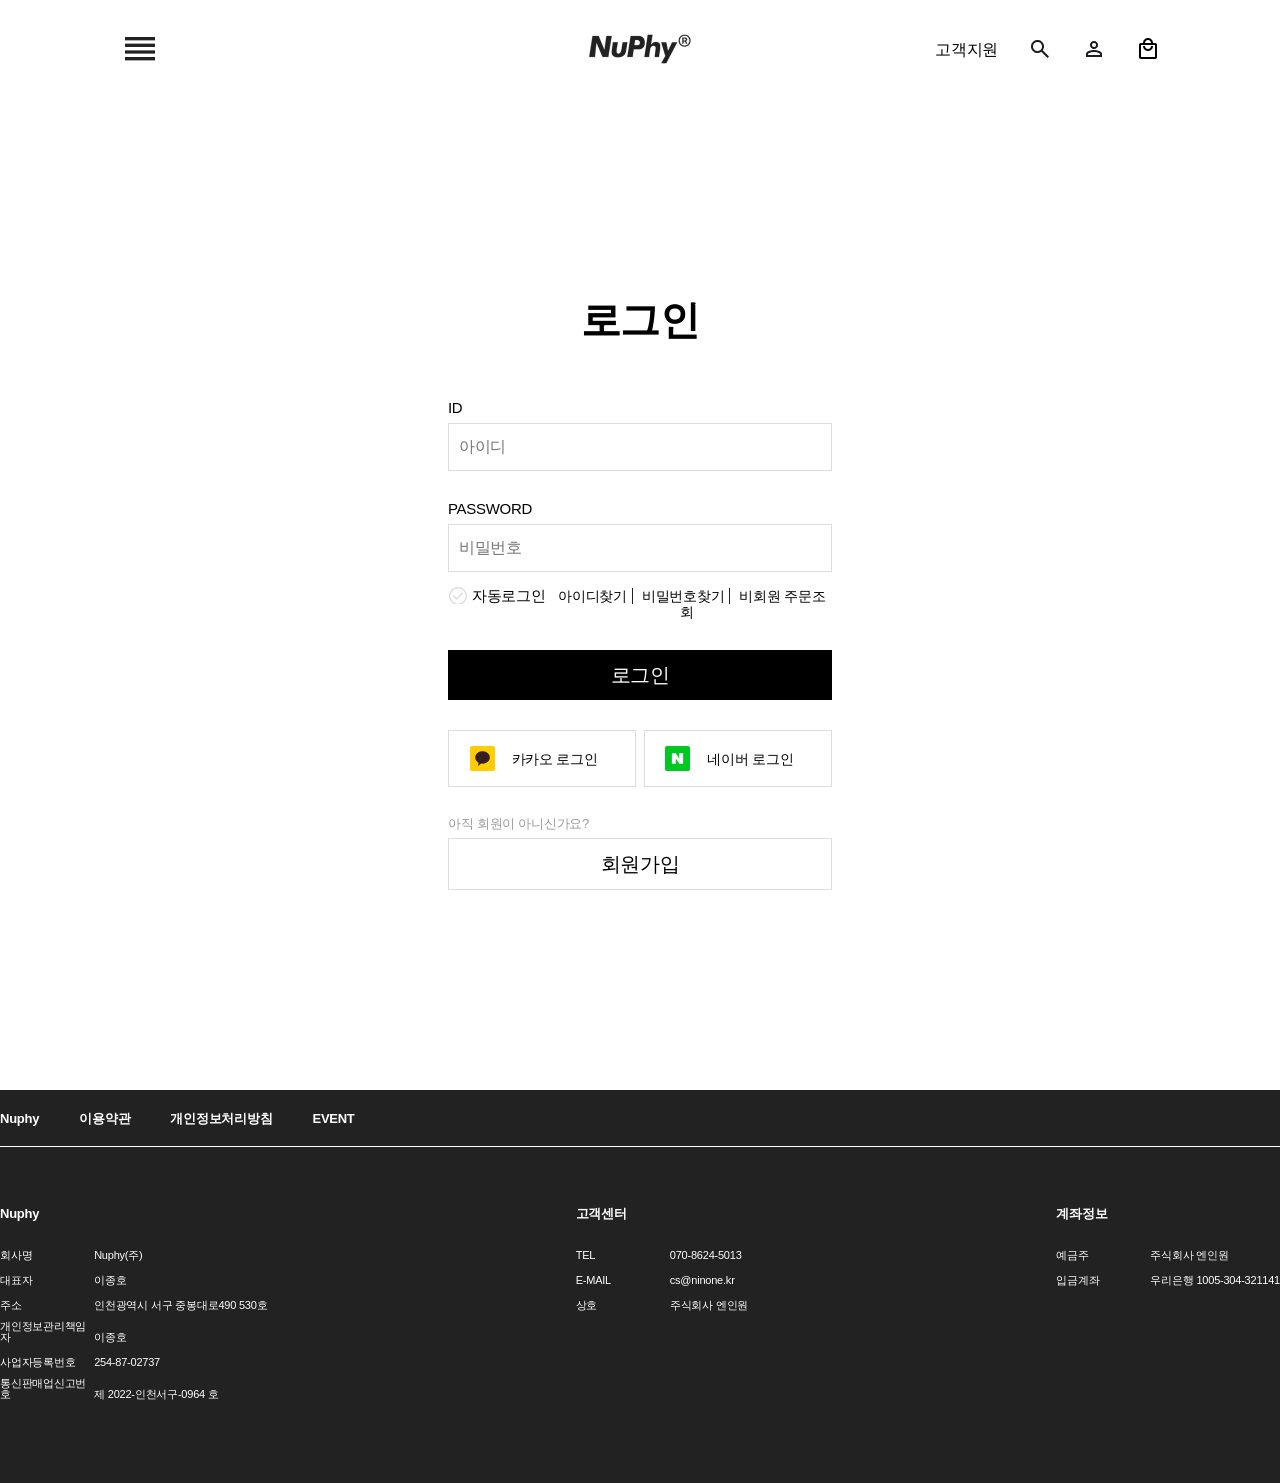
<file: login.html>
<!DOCTYPE html>
<html lang="ko">
<head>
    <meta charset="UTF-8">
    <meta name="viewport" content="width=device-width, initial-scale=1.0">
    <title>Nuphy | Login</title>
    <link rel="stylesheet" href="./styles/reset.css">
    <link rel="stylesheet" href="./styles/login.css">
    <link rel="stylesheet" href="./styles/common.css">
    <script src="./scripts/login.js" defer></script>
    <link rel="stylesheet" href="./styles/login-responsive.css">
    <link rel="stylesheet" href="https://cdn.jsdelivr.net/npm/swiper@11/swiper-bundle.min.css"/>
    <script src="https://cdn.jsdelivr.net/npm/swiper@11/swiper-bundle.min.js"></script>
    <script src="https://cdnjs.cloudflare.com/ajax/libs/jquery/3.7.1/jquery.min.js"></script>
</head>
<body>
    <!-- 헤더시작 -->
    <header>
        <div class="inner">
            <div class="right_menu">
                <a href="#" class="white"><img src="./images/header/white_menu.png" alt="메뉴열기"></a>
                <a href="#" class="black"><img src="./images/header/black_menu.png" alt="메뉴열기"></a>
            </div>
            <h1 class="logo">
                <a href="./index.html" class="white"><img src="./images/header/white_logo.png" alt="메인페이지로 이동하기"></a>
                <a href="./index.html" class="black"><img src="./images/header/black_logo.png" alt="메인페이지로 이동하기"></a>
            </h1>
            <div class="left_menu">
                <div class="cs">
                    <a href="#" class="white">고객지원</a>
                    <a href="#" class="black">고객지원</a>
                </div>
                <div class="search">
                    <a href="#" class="white"><img src="./images/header/white_search.png" alt=""></a>
                    <a href="#" class="black"><img src="./images/header/black_search.png" alt=""></a>
                </div>
                <div class="mypage">
                    <a href="./login.html" class="white"><img src="./images/header/white_person.png" alt=""></a>
                    <a href="./login.html" class="black"><img src="./images/header/black_person.png" alt=""></a>
                </div>
                <div class="cart">
                    <a href="#" class="white"><img src="./images/header/white_local_mall.png" alt=""></a>
                    <a href="#" class="black"><img src="./images/header/black_mall.png" alt=""></a>
                </div>
            </div>
        </div>
    </header>
    <!-- 헤더종료 -->
    <main>
        <!-- 메뉴 라인 시작 -->
        <div class="header_menu">
            <a href="#" class="menu_close"><img src="./images/header/close.png" alt=""></a>
            <ul class="menu_box">
                <li>
                    <div class="menu-item"><a href="#">키보드</a><a href="#">+</a></div>
                    <ul class="submenu">
                        <li><a href="#">AIR 시리즈</a></li>
                        <li><a href="#">HALO 시리즈</a></li>
                        <li><a href="#">GEM 시리즈</a></li>
                        <li><a href="#">HE 시리즈</a></li>
                        <li><a href="#">커스텀 시리즈</a></li>
                    </ul>
                </li>
                <li>
                    <div class="menu-item"><a href="#">스위치</a><a href="#">+</a></div>
                    <ul class="submenu">
                        <li><a href="#">LOW PROFILE</a></li>
                        <li><a href="#">HIGH PROFILE</a></li>
                        <li><a href="#">LOW MAGNETIC</a></li>
                        <li><a href="#">HIGH  MAGNETIC</a></li>
                        <li><a href="#">특주 스위치</a></li>
                    </ul>
                </li>
                <li>
                    <div class="menu-item"><a href="#">악세서리</a><a href="#">+</a></div>
                    <ul class="submenu">
                        <li><a href="#">팜레스트</a></li>
                        <li><a href="#">키보드 매트</a></li>
                        <li><a href="#">윤활 도구</a></li>
                        <li><a href="#">보강판</a></li>
                        <li><a href="#">케이스</a></li>
                    </ul>
                </li>
            </ul>
        </div>    
        <!-- 메뉴 라인 종료 -->
        <!-- 메뉴 라인 시작 -->
        <div class="header_menu">
            <a href="#" class="menu_close"><img src="./images/header/close.png" alt=""></a>
            <ul class="menu_box">
                <li>
                    <div class="menu-item"><a href="#">키보드</a><a href="#">+</a></div>
                    <ul class="submenu">
                        <li><a href="#">AIR 시리즈</a></li>
                        <li><a href="#">HALO 시리즈</a></li>
                        <li><a href="#">GEM 시리즈</a></li>
                        <li><a href="#">HE 시리즈</a></li>
                        <li><a href="#">커스텀 시리즈</a></li>
                    </ul>
                </li>
                <li>
                    <div class="menu-item"><a href="#">스위치</a><a href="#">+</a></div>
                    <ul class="submenu">
                        <li><a href="#">LOW PROFILE</a></li>
                        <li><a href="#">HIGH PROFILE</a></li>
                        <li><a href="#">LOW MAGNETIC</a></li>
                        <li><a href="#">HIGH  MAGNETIC</a></li>
                        <li><a href="#">특주 스위치</a></li>
                    </ul>
                </li>
                <li>
                    <div class="menu-item"><a href="#">악세서리</a><a href="#">+</a></div>
                    <ul class="submenu">
                        <li><a href="#">팜레스트</a></li>
                        <li><a href="#">키보드 매트</a></li>
                        <li><a href="#">윤활 도구</a></li>
                        <li><a href="#">보강판</a></li>
                        <li><a href="#">케이스</a></li>
                    </ul>
                </li>
            </ul>
        </div>    
        <!-- 메뉴 라인 종료 -->
        <div class="login">
            <h2>로그인</h2>
            <div class="login_contents">
                <p class="id">ID</p>
                <label for="user_id">
                    <input type="text" name="user_id" id="user_id" placeholder="아이디">
                </label>
                <p class="pw">PASSWORD</p>
                <label for="user_pw">
                    <input type="password" name="user_pw" id="user_pw" placeholder="비밀번호">
                </label>
                <div class="simple_menu">
                    <div class="auto_login">
                        <label for="auto_login"><span>자동로그인</span></label>
                        <input type="checkbox" name="auto_login" id="auto_login">
                    </div>
                    <div class="right_login">
                        <a href="#">아이디찾기</a>
                        <a href="#">비밀번호찾기</a>
                        <a href="#">비회원 주문조회</a>
                    </div>
                </div>
                <a href="#" class="login_btn">로그인</a>
                <div class="simple_login">
                    <a href="#" class="kakao_btn"><img src="./images/login/icon_sns_kakao.png" alt=""><span>카카오 로그인</span></a>
                    <a href="#" class="naver_btn"><img src="./images/login/icon_sns_naver.png" alt=""><span>네이버 로그인</span></a>
                </div>
                <div class="sign_in">
                    <span>아직 회원이 아니신가요?</span>
                    <a href="#" class="sign_in_btn">회원가입</a>
                </div>
            </div>
        </div>
        
    </main>
    <!-- footer시작 -->
    <footer>
        <div class="btm_border">
            <div class="top_menu">
                <a href="#">Nuphy</a>
                <a href="#">이용약관</a>
                <a href="#">개인정보처리방침</a>
                <a href="#">EVENT</a>
            </div>
        </div>
        <div class="btm_container">
            <div class="left_info">
                <ul class="nuphy_info">
                    <h3>Nuphy</h3>
                    <li>
                        <span>회사명</span>
                        <span>Nuphy(주)</span>
                    </li>
                    <li>
                        <span>대표자</span>
                        <span>이종호</span>
                    </li>
                    <li>
                        <span>주소</span>
                        <span>인천광역시 서구 중봉대로490 530호</span>
                    </li>
                    <li>
                        <span>개인정보관리책임자</span>
                        <span>이종호</span>
                    </li>
                    <li>
                        <span>사업자등록번호</span>
                        <span>254-87-02737</span>
                    </li>
                    <li>
                        <span>통신판매업신고번호</span>
                        <span>제 2022-인천서구-0964 호</span>
                    </li>
                </ul>
            </div>
            <div class="center_info">
                <ul class="cs">
                    <h3>고객센터</h3>
                    <li>
                        <span>TEL</span>
                        <span>070-8624-5013</span>
                    </li>
                    <li>
                        <span>E-MAIL</span>
                        <span>cs@ninone.kr</span>
                    </li>
                    <li>
                        <span>상호</span>
                        <span>주식회사 엔인원</span>
                    </li>
                </ul>
            </div>
            <div class="right_info">
                <ul class="bank">
                    <h3>계좌정보</h3>
                    <li>
                        <span>예금주</span>
                        <span>주식회사 엔인원</span>
                    </li>
                    <li>
                        <span>입금계좌</span>
                        <span>우리은행 1005-304-321141</span>
                    </li>
                </ul>
            </div>
        </div>
    </footer>   
    <!-- footer시작 -->
</body>

</html>
</file>
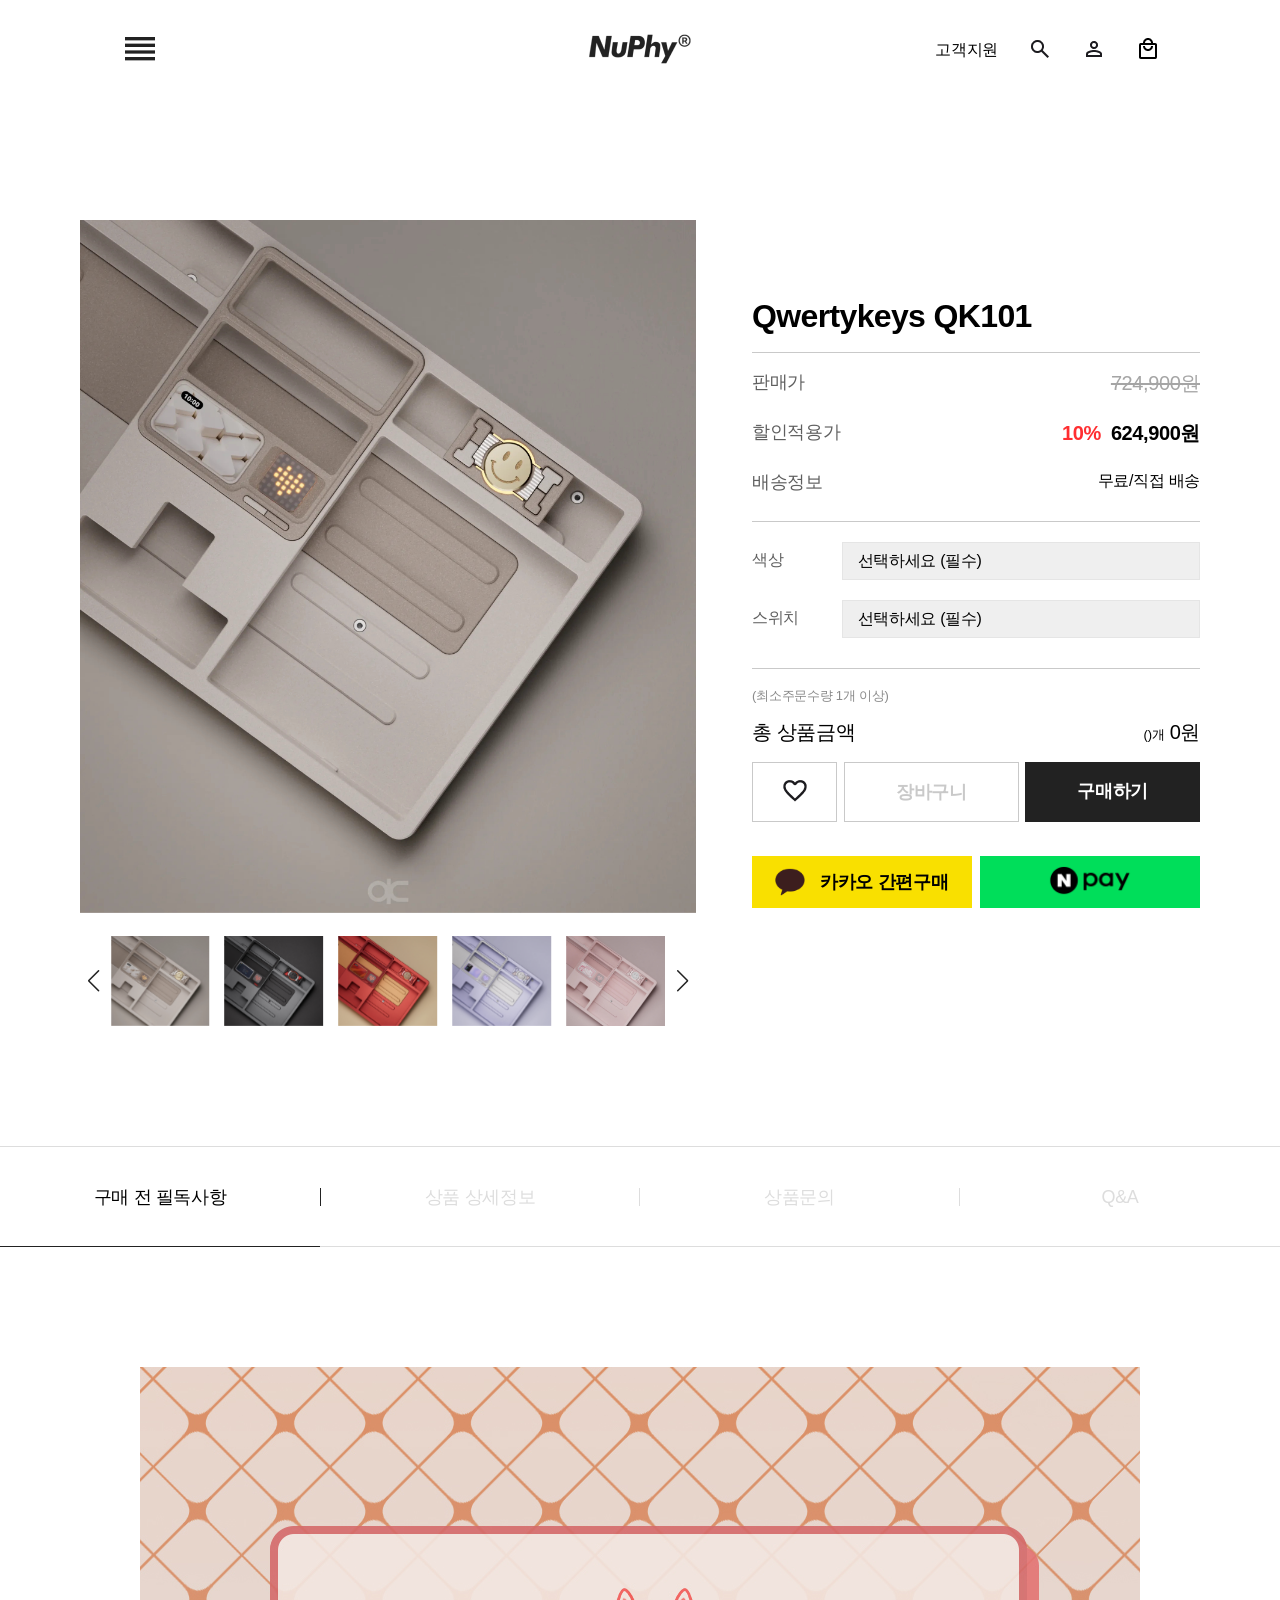
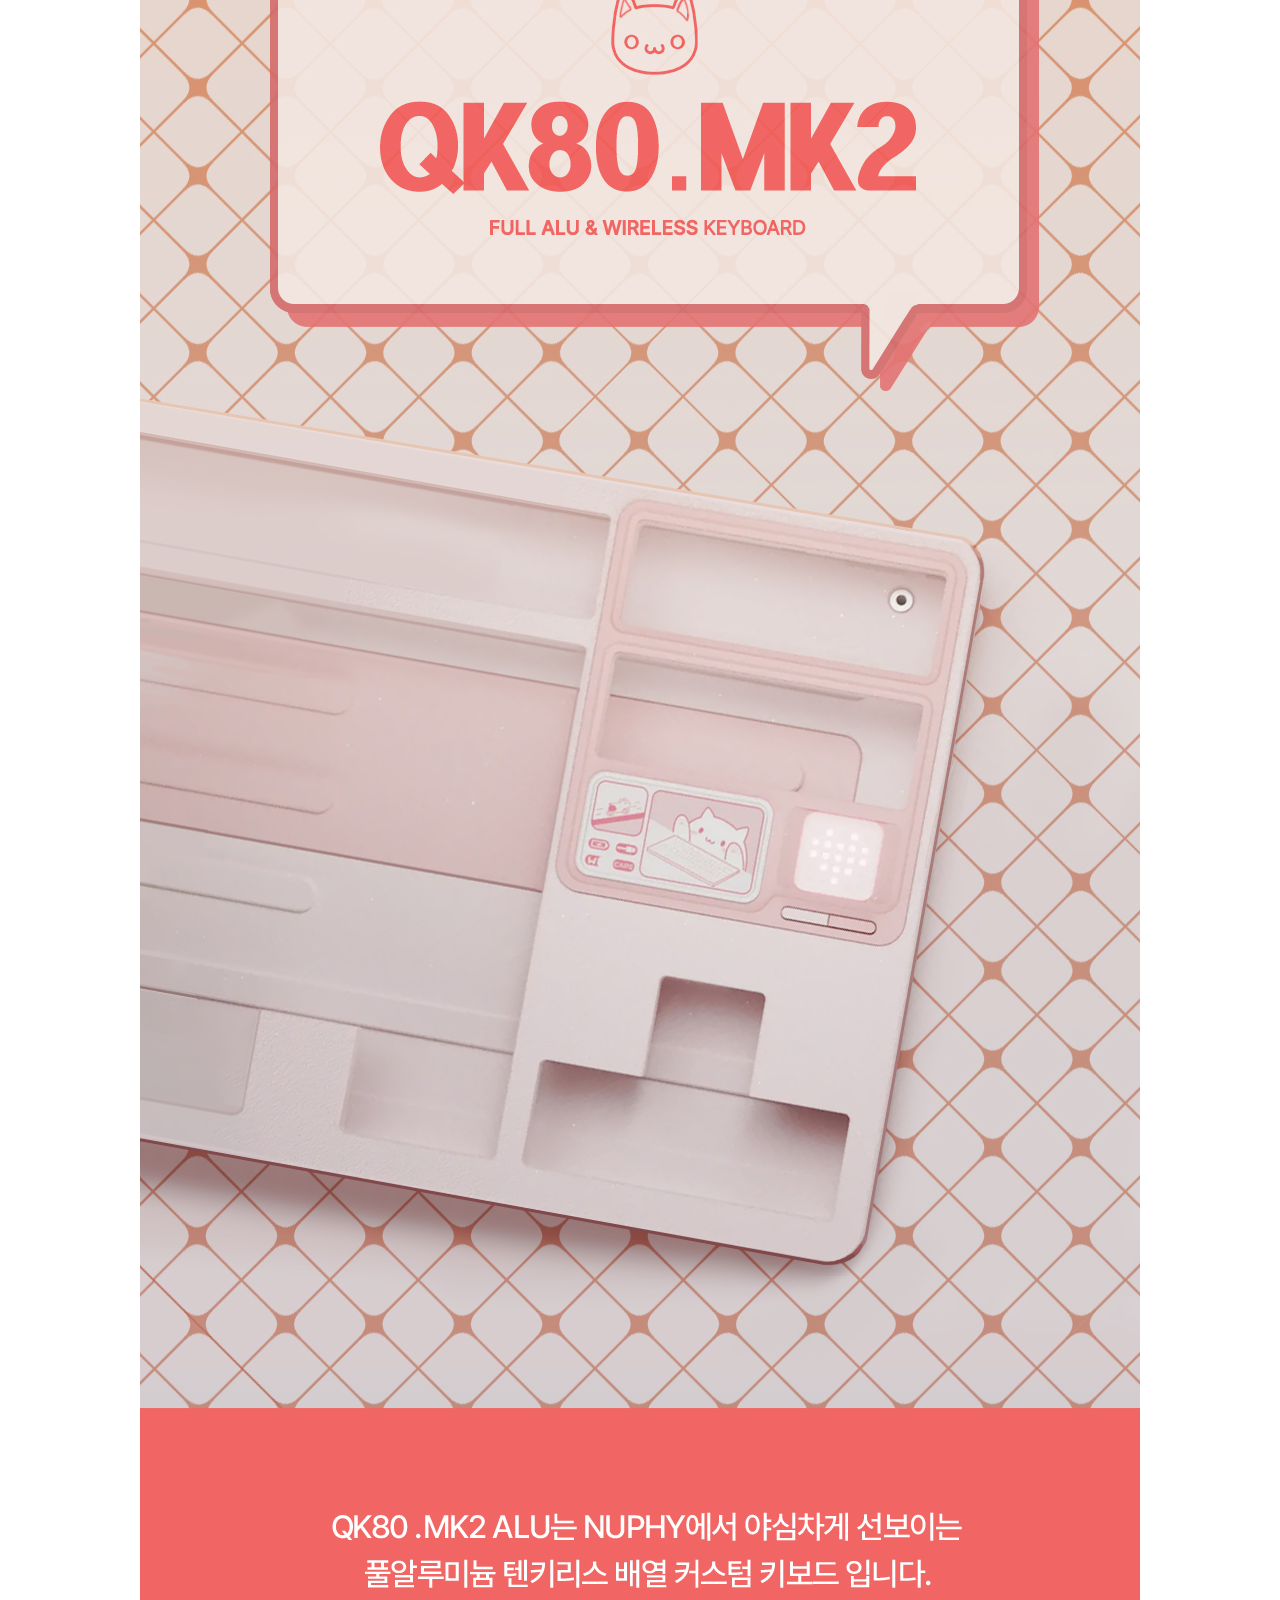
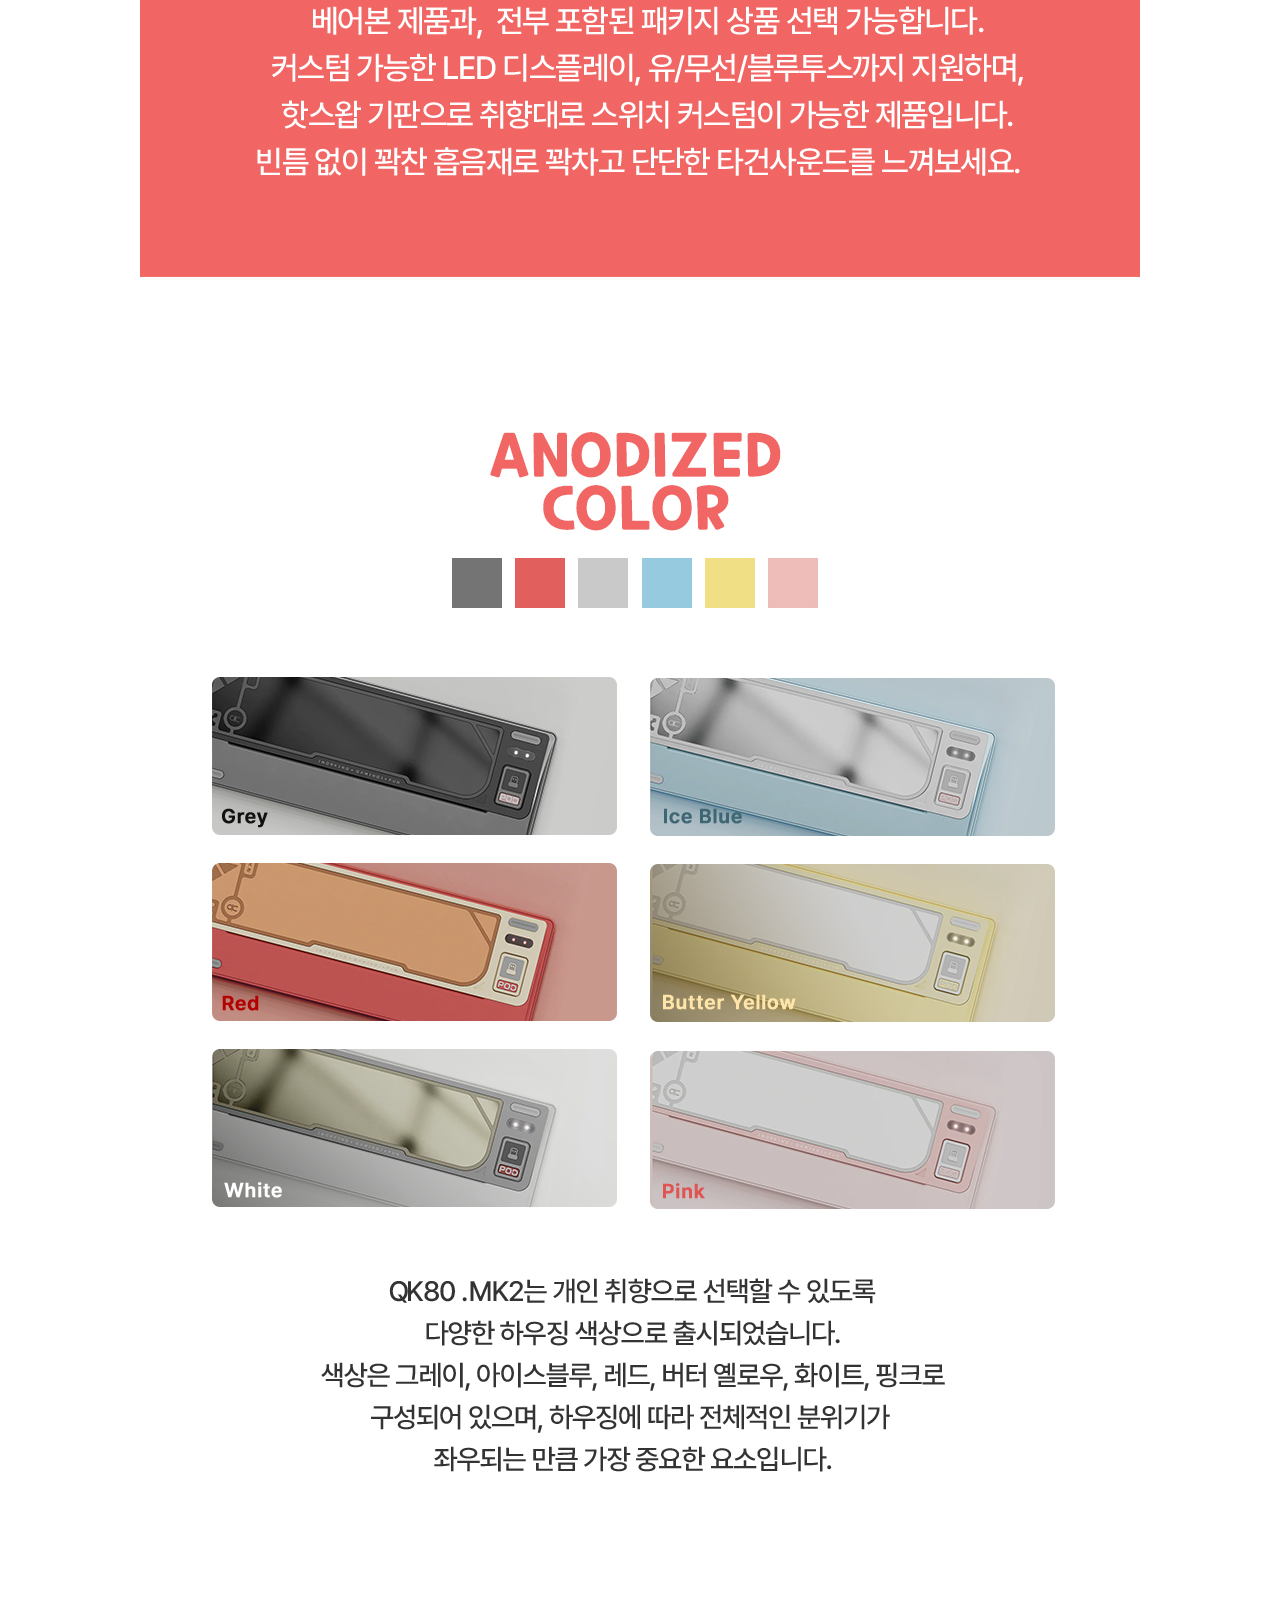
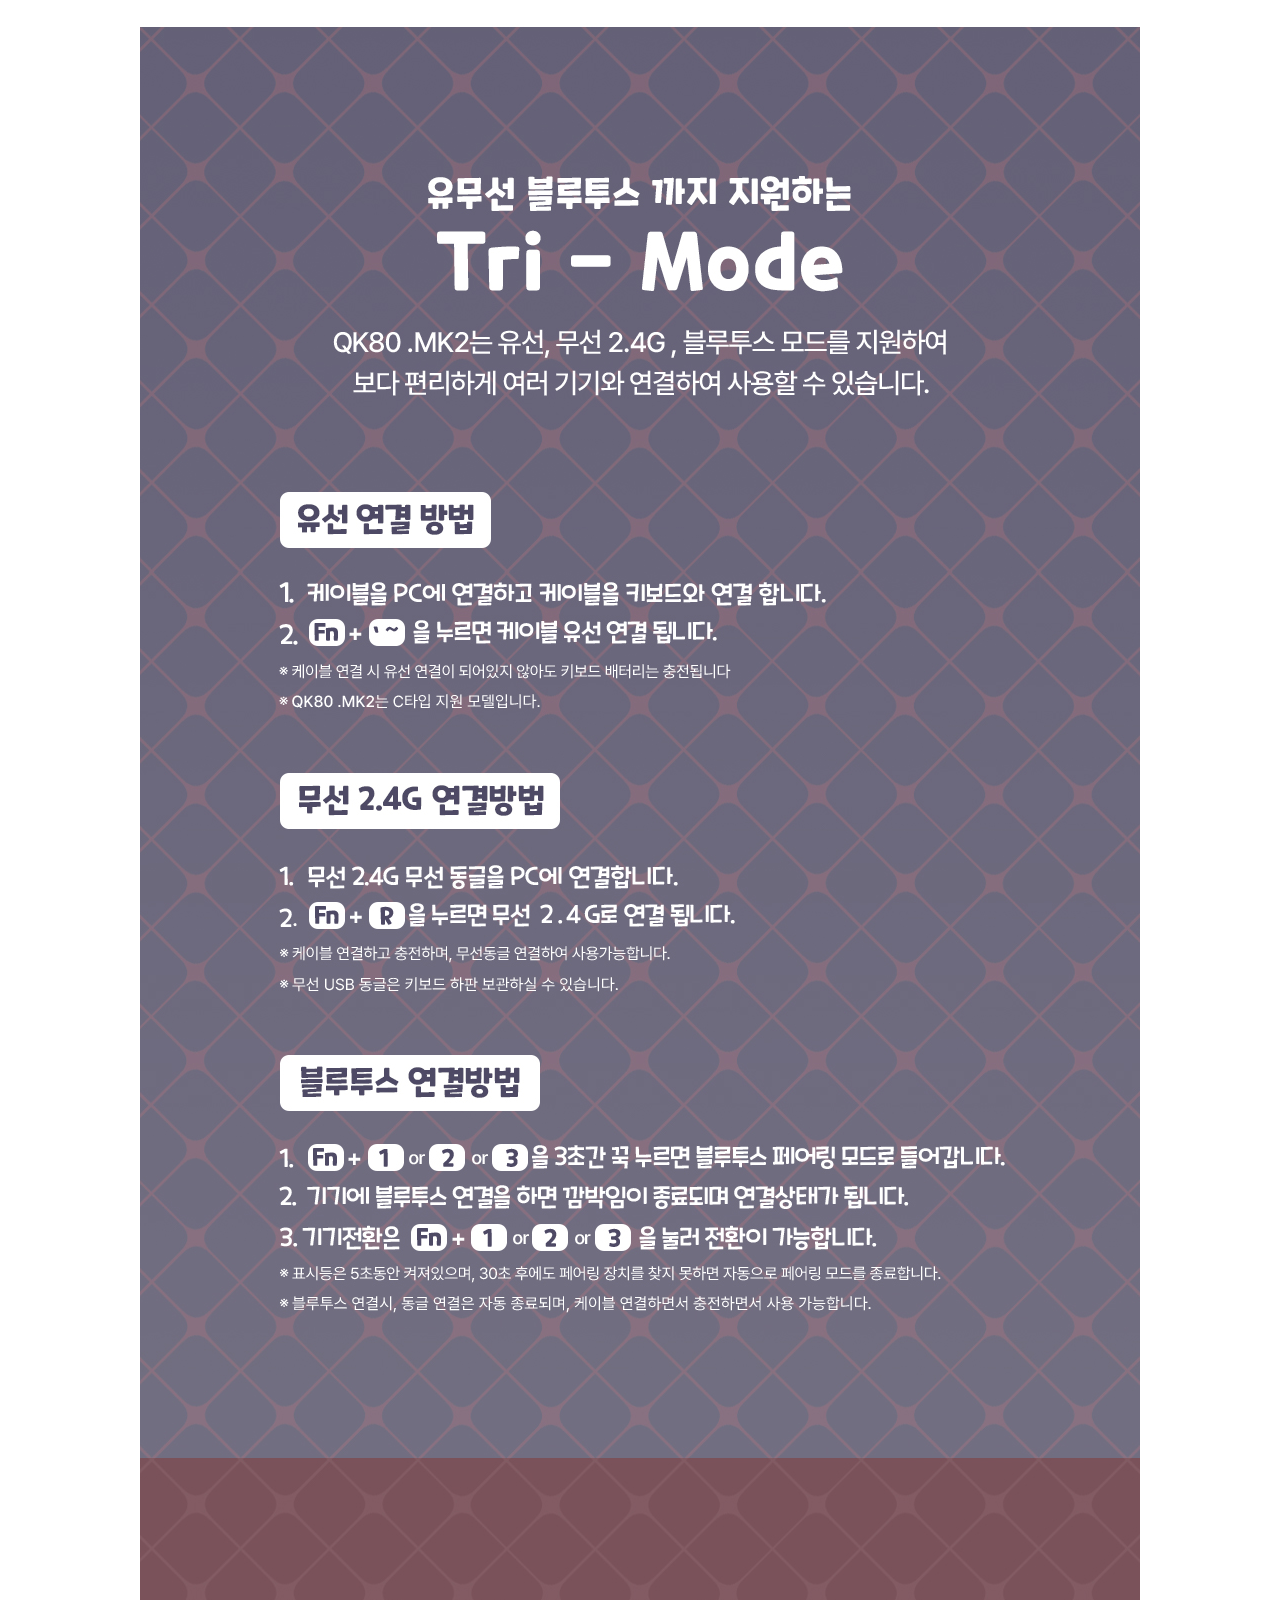
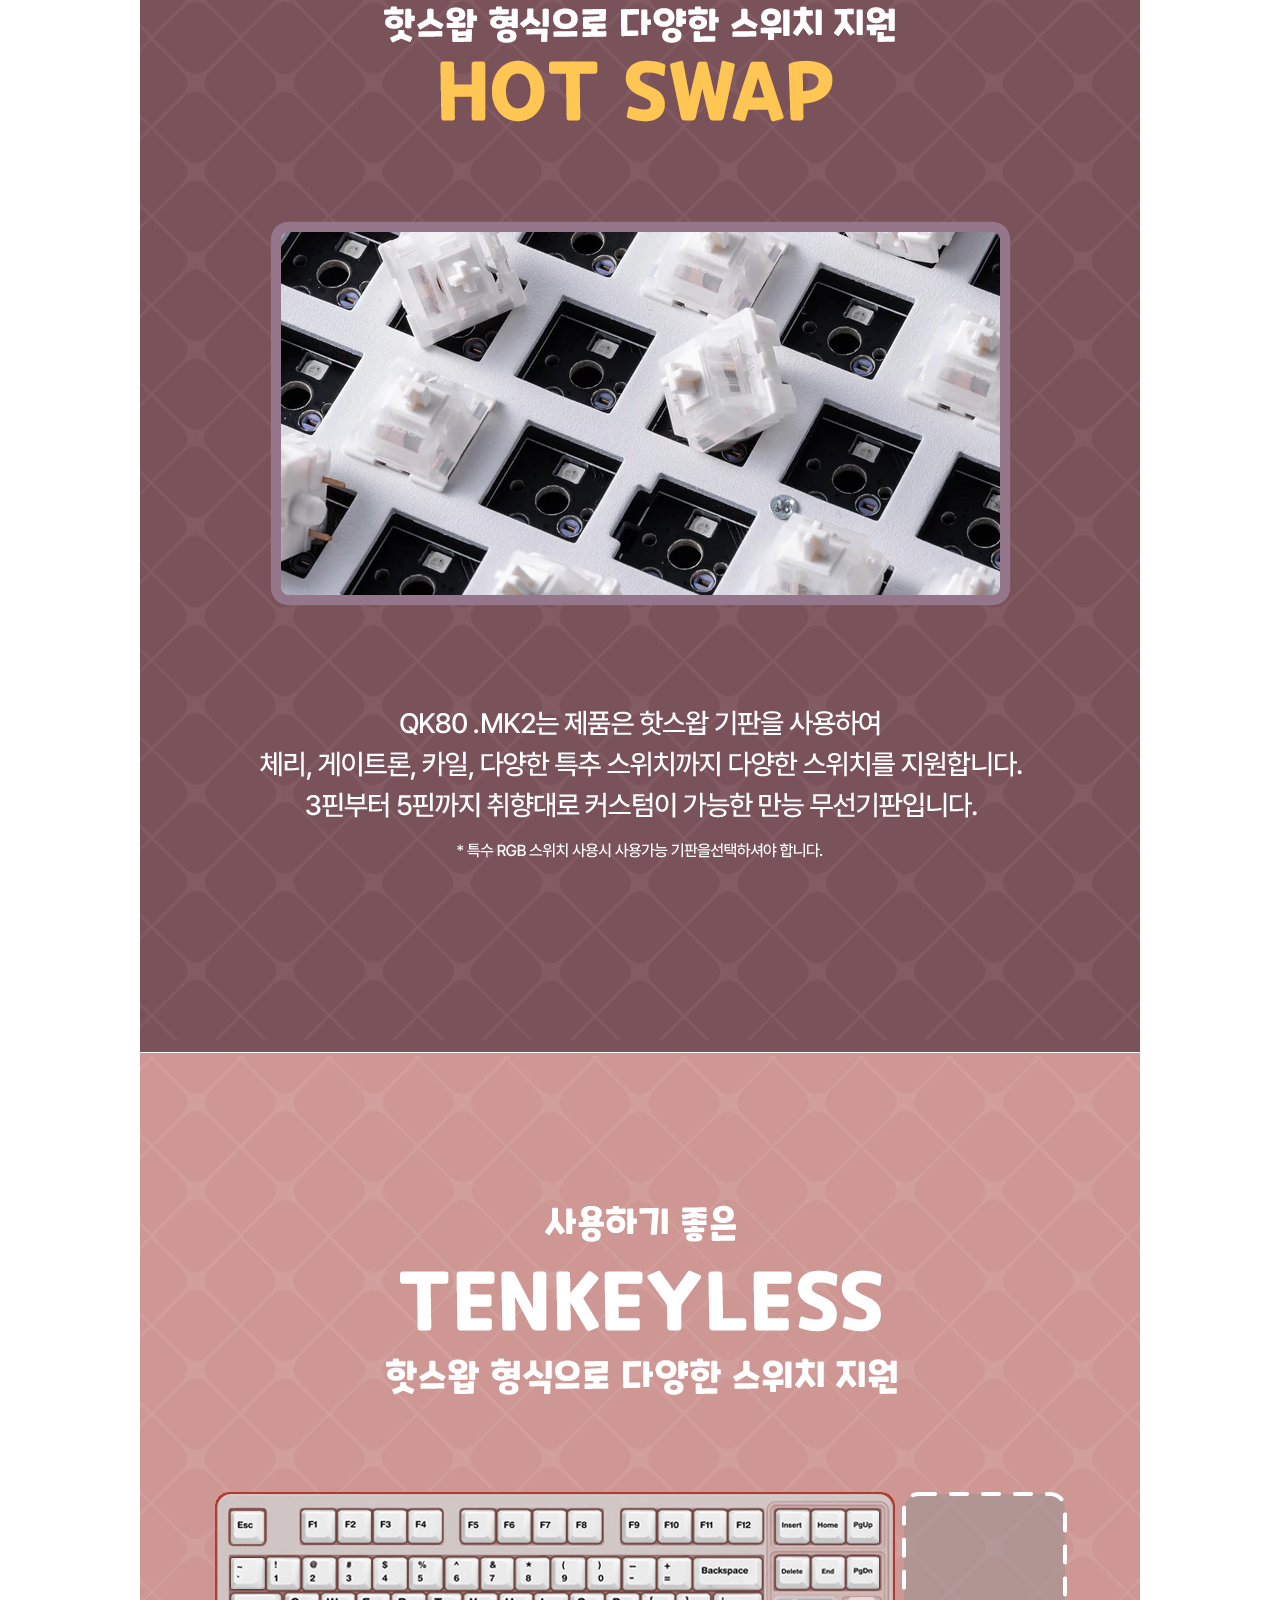
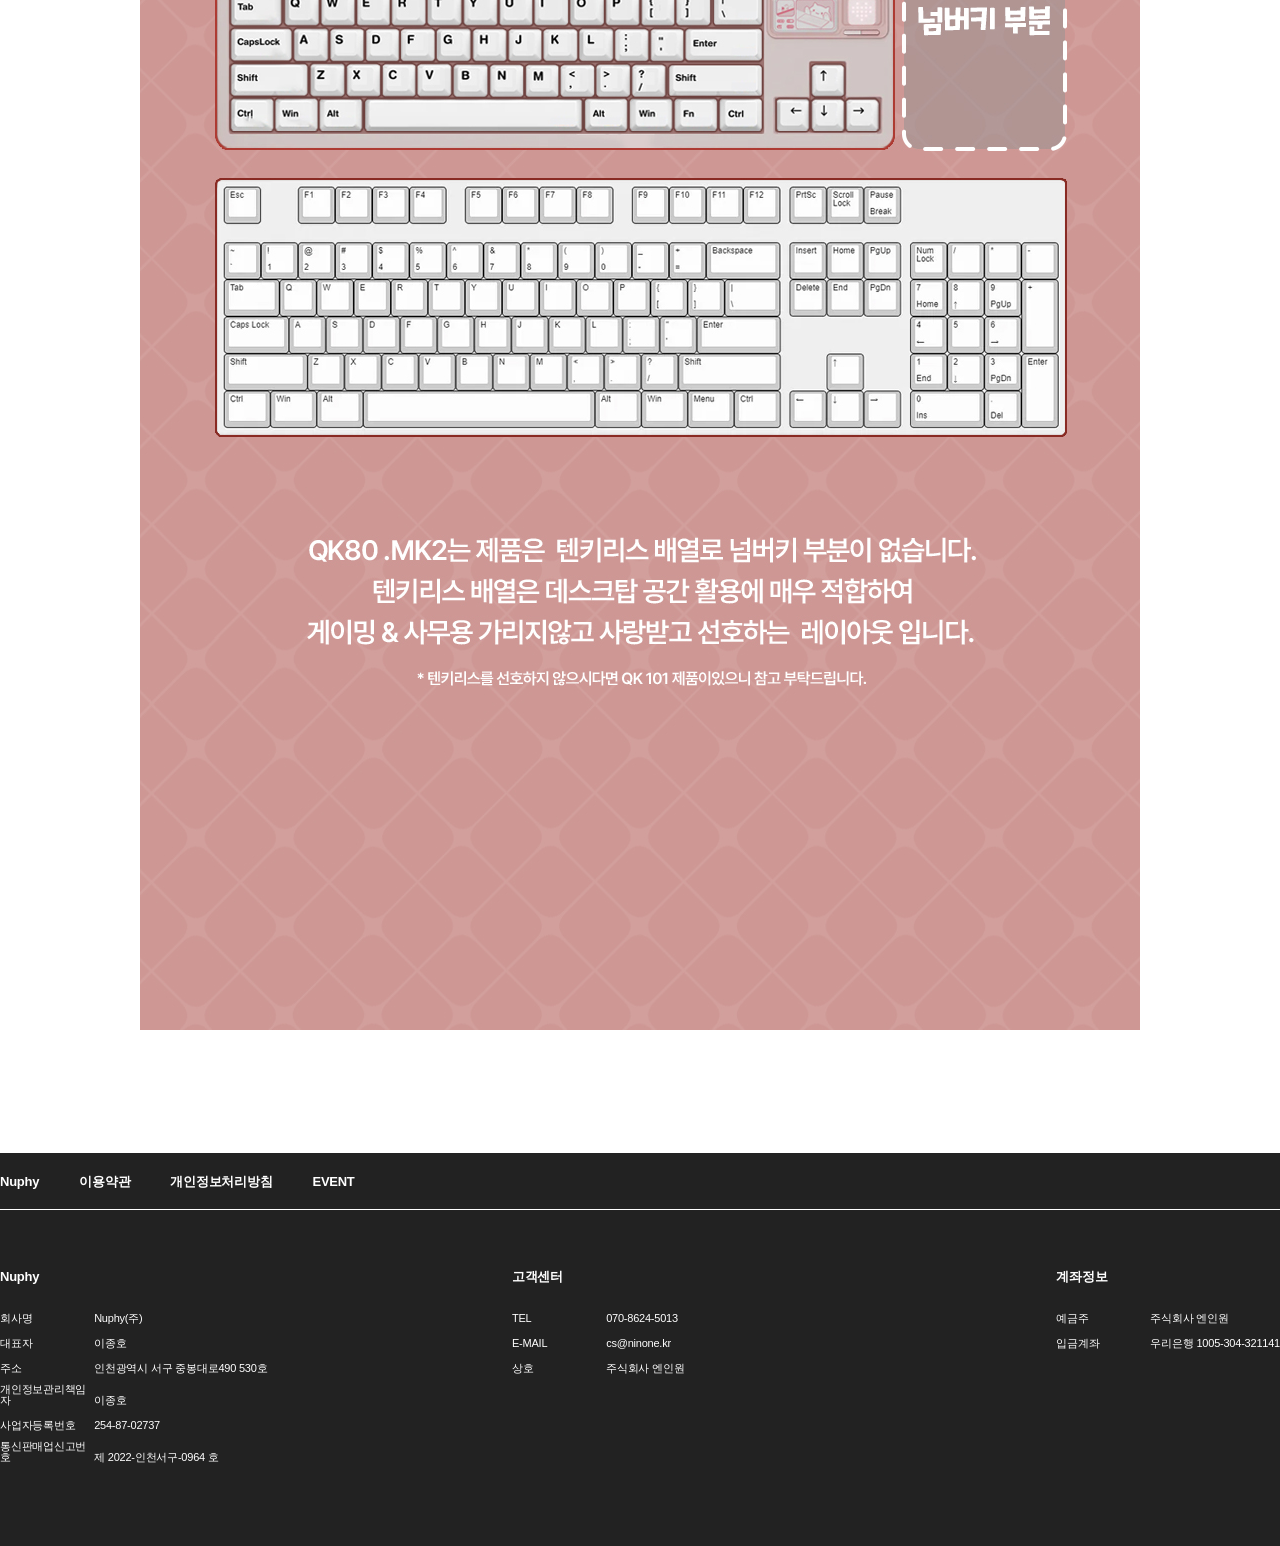
<file: sell_page.html>
<!DOCTYPE html>
<html lang="ko">
<head>
    <meta charset="UTF-8">
    <meta name="viewport" content="width=device-width, initial-scale=1.0">
    <title>Nuphy | Qwertykeys QK101</title>
    <link rel="stylesheet" href="./styles/reset.css">
    <link rel="stylesheet" href="./styles/sell-page.css">
    <link rel="stylesheet" href="./styles/common.css">
    <link rel="stylesheet" href="./styles/sell-page-responsive.css">
    <script src="./scripts/sell_page.js" defer></script>
    <link rel="stylesheet" href="https://cdn.jsdelivr.net/npm/swiper@11/swiper-bundle.min.css"/>
    <script src="https://cdn.jsdelivr.net/npm/swiper@11/swiper-bundle.min.js"></script>
    <script src="https://cdnjs.cloudflare.com/ajax/libs/jquery/3.7.1/jquery.min.js"></script>
</head>
<body>
    <!-- 헤더시작 -->
    <header>
        <div class="inner">
            <div class="right_menu">
                <a href="#" class="white"><img src="./images/header/white_menu.png" alt="메뉴열기"></a>
                <a href="#" class="black"><img src="./images/header/black_menu.png" alt="메뉴열기"></a>
            </div>
            <h1 class="logo">
                <a href="./index.html" class="white"><img src="./images/header/white_logo.png" alt="메인페이지로 이동하기"></a>
                <a href="./index.html" class="black"><img src="./images/header/black_logo.png" alt="메인페이지로 이동하기"></a>
            </h1>
            <div class="left_menu">
                <div class="cs">
                    <a href="#" class="white">고객지원</a>
                    <a href="#" class="black">고객지원</a>
                </div>
                <div class="search">
                    <a href="#" class="white"><img src="./images/header/white_search.png" alt=""></a>
                    <a href="#" class="black"><img src="./images/header/black_search.png" alt=""></a>
                </div>
                <div class="mypage">
                    <a href="./login.html" class="white"><img src="./images/header/white_person.png" alt=""></a>
                    <a href="./login.html" class="black"><img src="./images/header/black_person.png" alt=""></a>
                </div>
                <div class="cart">
                    <a href="#" class="white"><img src="./images/header/white_local_mall.png" alt=""></a>
                    <a href="#" class="black"><img src="./images/header/black_mall.png" alt=""></a>
                </div>
            </div>
        </div>
    </header>
    <!-- 헤더종료 -->
    <main>
        <!-- 메뉴 라인 시작 -->
        <div class="header_menu">
            <a href="#" class="menu_close"><img src="./images/header/close.png" alt=""></a>
            <ul class="menu_box">
                <li>
                    <div class="menu-item"><a href="#">키보드</a><a href="#">+</a></div>
                    <ul class="submenu">
                        <li><a href="#">AIR 시리즈</a></li>
                        <li><a href="#">HALO 시리즈</a></li>
                        <li><a href="#">GEM 시리즈</a></li>
                        <li><a href="#">HE 시리즈</a></li>
                        <li><a href="#">커스텀 시리즈</a></li>
                    </ul>
                </li>
                <li>
                    <div class="menu-item"><a href="#">스위치</a><a href="#">+</a></div>
                    <ul class="submenu">
                        <li><a href="#">LOW PROFILE</a></li>
                        <li><a href="#">HIGH PROFILE</a></li>
                        <li><a href="#">LOW MAGNETIC</a></li>
                        <li><a href="#">HIGH  MAGNETIC</a></li>
                        <li><a href="#">특주 스위치</a></li>
                    </ul>
                </li>
                <li>
                    <div class="menu-item"><a href="#">악세서리</a><a href="#">+</a></div>
                    <ul class="submenu">
                        <li><a href="#">팜레스트</a></li>
                        <li><a href="#">키보드 매트</a></li>
                        <li><a href="#">윤활 도구</a></li>
                        <li><a href="#">보강판</a></li>
                        <li><a href="#">케이스</a></li>
                    </ul>
                </li>
            </ul>
        </div>    
        <!-- 메뉴 라인 종료 -->
        <div class="sell_container">
            <div class="left_contents">
                <div class="top_contents">
                    <div class="swiper sell_bg">
                        <div class="swiper-wrapper">
                            <div class="swiper-slide main_bg"><img src="./images/sell_page/item_001.png" alt=""></div>
                        </div>    
                    </div>
                </div>
                <div class="btm_contents">
                    <div class="swiper sub_bg">
                        <div class="swiper-wrapper">
                            <div class="swiper-slide slide1"></div>
                            <div class="swiper-slide slide2"></div>
                            <div class="swiper-slide slide3"></div>
                            <div class="swiper-slide slide4"></div>
                            <div class="swiper-slide slide5"></div>
                            <div class="swiper-slide slide6"></div>
                            <div class="swiper-slide slide7"></div>
                            <div class="swiper-slide slide8"></div>
                            <div class="swiper-slide slide9"></div>
                            <div class="swiper-slide slide10"></div>
                        </div>    
                    </div>
                    <div class="slide_bnr_btn">
                        <!-- (아래) 기본 -->
                        <div class="swiper-button-next"></div>
                        <div class="swiper-button-prev"></div>
                    </div>
                </div>
            </div>
            <div class="right_contents">
                <div class="main_contents">
                    <div class="text">
                        <h2>Qwertykeys QK101</h2>
                        <div class="info_aria">
                            <div class="text_aria">
                                <p><span class="main_text">판매가</span><del>724,900원</del></p>
                                <div class="sale"><p class="main_text">할인적용가</p><p class="price_text"><span class="sale_persent">10%</span><em>624,900원</em></p></div>
                                <p><span class="main_text">배송정보</span><span>무료/직접 배송</span></p>
                            </div>
                        </div>
                        <div class="select">
                            <div class="select_aria">
                                <div class="color">
                                    <p><span>색상</span>
                                        <select name="color" class="select_1">
                                            <option value="select_text">선택하세요 (필수)</option>
                                            <option value="white">white</option>
                                            <option value="gray">gray</option>
                                            <option value="violet">violet</option>
                                        </select>
                                    </p>
                                    <p><span>스위치</span>
                                        <select name="swiches" class="select_2">
                                            <option value="select_text">선택하세요 (필수)</option>
                                            <option value="blue">청축</option>
                                            <option value="red">적축</option>
                                            <option value="black">흑축</option>
                                            <option value="brown">갈축</option>
                                        </select>
                                    </p>
                                </div>
                            </div>
                        </div>
                        <p>(최소주문수량 1개 이상)</p>
                        <div class="total">
                            <p>총 상품금액</p>
                            <div class="total_item"></div><p><span class="item_value">()개</span> <em>0</em>원</p>
                        </div>
                        <div class="buy_btn">
                            <div class="buy_top">
                                <a href="#" class="favorite"><img src="./images/sell_page/favorite.png" alt="장바구니"></a>
                                <a href="#" class="cart_btn">장바구니</a>
                                <a href="#" class="buy_btn">구매하기</a>
                            </div>
                            <div class="buy_btm">
                                <a href="#" class="kakao_btn"><img src="./images/sell_page/kakao.png" alt=""><span>카카오 간편구매</span></a>
                                <a href="#" class="naver_btn"><img src="./images/sell_page/naver_pay.png" alt=""></a>
                            </div>
                        </div>
                    </div>
                </div>
            </div>
        </div>
        <div class="item_info">
            <a href="#"><p>구매 전 필독사항</p></a>
            <a href="#"><p>상품 상세정보</p></a>
            <a href="#"><p>상품문의</p></a>
            <a href="#"><p>Q&A</p></a>
        </div>
        <div class="sub_page"><img src="./images/sell_page/page.jpg" alt=""></div>
    </main>
    <!-- footer시작 -->
    <footer>
        <div class="btm_border">
            <div class="top_menu">
                <a href="#">Nuphy</a>
                <a href="#">이용약관</a>
                <a href="#">개인정보처리방침</a>
                <a href="#">EVENT</a>
            </div>
        </div>
        <div class="btm_container">
            <div class="left_info">
                <ul class="nuphy_info">
                    <h3>Nuphy</h3>
                    <li>
                        <span>회사명</span>
                        <span>Nuphy(주)</span>
                    </li>
                    <li>
                        <span>대표자</span>
                        <span>이종호</span>
                    </li>
                    <li>
                        <span>주소</span>
                        <span>인천광역시 서구 중봉대로490 530호</span>
                    </li>
                    <li>
                        <span>개인정보관리책임자</span>
                        <span>이종호</span>
                    </li>
                    <li>
                        <span>사업자등록번호</span>
                        <span>254-87-02737</span>
                    </li>
                    <li>
                        <span>통신판매업신고번호</span>
                        <span>제 2022-인천서구-0964 호</span>
                    </li>
                </ul>
            </div>
            <div class="aria_bottom">
                <div class="center_info">
                    <ul class="cs">
                        <h3>고객센터</h3>
                        <li>
                            <span>TEL</span>
                            <span>070-8624-5013</span>
                        </li>
                        <li>
                            <span>E-MAIL</span>
                            <span>cs@ninone.kr</span>
                        </li>
                        <li>
                            <span>상호</span>
                            <span>주식회사 엔인원</span>
                        </li>
                    </ul>
                </div>
                <div class="right_info">
                    <ul class="bank">
                        <h3>계좌정보</h3>
                        <li>
                            <span>예금주</span>
                            <span>주식회사 엔인원</span>
                        </li>
                        <li>
                            <span>입금계좌</span>
                            <span>우리은행 1005-304-321141</span>
                        </li>
                    </ul>
                </div>
            </div>
        </div>
    </footer>   
    <!-- footer시작 -->
</body>
</html>
</file>
<file: styles/index.css>
body{
    width: 100%;
}
main{
    max-width: 1920px;
    position: relative;
}
main .bnr_slide{
    max-width: 1920px;
    height: 920px;
}
main .bnr_slide .swiper-wrapper{
    position: relative;
}
main .bnr_slide .swiper-wrapper .swiper-slide{
}
main .bnr_slide .swiper-wrapper .swiper-slide p{font-weight: 500; color: #fff; margin-bottom: 8px;}
main .bnr_slide .swiper-wrapper .swiper-slide h2{font-weight: 700; font-size: 3.4375rem; color: #fff; margin-bottom: 37px; }
main .bnr_slide .swiper-wrapper .swiper-slide a{color: #fff; font-size:0.875rem; font-weight: 700;}
main .bnr_slide .swiper-wrapper .slide1{
    background-image: url(../images/index/bnr_001.jpg);
    background-repeat: no-repeat;
    background-size: cover;
}
main .bnr_slide .swiper-wrapper .bnr_text{
    width: max-content;
    text-align: end;
    position: absolute; bottom: 122px; right: 206px;
}
main .bnr_slide .swiper-wrapper .slide2{
    background-image: url(../images/index/bnr_002.jpg);
    background-repeat: no-repeat;
    background-size: cover;
}
main .bnr_slide .swiper-wrapper .slide3{
    background-image: url(../images/index/bnr_003.jpg);
    background-repeat: no-repeat;
    background-size: cover;
}
main .bnr_slide .swiper-wrapper .slide4{
    background-image: url(../images/index/bnr_004.jpg);
    background-repeat: no-repeat;
    background-size: cover;
}
main .bnr_slide .swiper-wrapper .slide5{
    background-image: url(../images/index/bnr_005.jpg);
    background-repeat: no-repeat;
    background-size: cover;
}

main .bnr_slide .slide_btn{}
main .bnr_slide .slide_btn .swiper-button-next{
    padding-right: 100px;
    color: #fff;
}    
main .bnr_slide .slide_btn .swiper-button-prev{
    padding-left: 100px;
    color: #fff;
}

main .content_area {width: 100%;}
main .content_area .new_area{
    text-align: center;
    padding-bottom: 100px;
}
main .content_area .new_area h3{
    padding-top: 100px;
    font-size:2.5rem;
    font-weight: 700;
    padding-bottom: 15px;
}
main .content_area .new_area p{
    letter-spacing:-0.02em;
    padding-bottom: 99px;
}
main .content_area .new_area .new_slide{
    width: 90%;
    margin: 0 auto;
}
main .content_area .new_area .swiper-slide{
    
}
main .content_area .new_area .swiper-slide a{
    text-align: start;
}
main .content_area .new_area .swiper-slide a .new_text{
}
main .content_area .new_area .swiper-slide a .new_text img{
    width: 100%
}
main .content_area .new_area .swiper-slide a .new_text span{
    line-height: 1.2;
    padding-top: 20px;
    margin: 0 10px;
}
main .content_area .new_area .swiper-slide a .new_text del{
    display: inline-block;
    padding: 10px 0; margin: 0 10px;
}
main .content_area .new_area .swiper-slide a .price_text{}
main .content_area .new_area .swiper-slide a .price_text em{
    font-weight: 700;
    color: #ff3131;
    margin: 0 10px;
}
main .content_area .new_area .swiper-slide a .price_text .total_price{
    font-weight: 500;
}
main .content_area .new_area .swiper-slide a span{display: block;}
main .content_area .new_area .swiper-slide a .total_price{display: inline-block;}
main .content_area .new_area .slide1{}
main .content_area .new_area .slide2{}
main .content_area .new_area .slide3{}

main .content_area .new_area {
    position: relative; 
}
main .content_area .new_area .new_slide {
    width: 90%;
}
main .content_area .new_area .new_btn{
    position: relative; bottom: 200px;
}
main .content_area .new_area .swiper-button-prev {
    color: #000;
}
main .content_area .new_area .swiper-button-next {
    color: #000;
}

/* best 시작 */
main .content_area {}
main .content_area .best{
    position: relative;
    width: 100%;
}
main .content_area .best .best_bg img{
    width: 50%;
}
main .content_area .best .right_contents{
    position: absolute; bottom: 15%; right: -1%;
    padding-left: 80px;
    width: 60%;
}
main .content_area .best .right_contents h3{
    font-size:3rem;
    font-weight: 600;
    padding-bottom: 15px;
    padding-left: 140px;
}
main .content_area .best .right_contents p{
    padding-left: 140px;
    line-height: 1.6;
    letter-spacing: 0.05em;
    padding-bottom: 80px;
}
main .content_area .best .right_contents .best_slide{
}
main .content_area .best .right_contents .best_slide a{
    position: relative;
    overflow: hidden;
    display: block; 
}
main .content_area .best .right_contents .best_slide a .item_img{
    overflow: hidden;
}
main .content_area .best .right_contents .best_slide a .item_img img{
    width: 100%;
}
main .content_area .best .right_contents .best_slide {
    width: 100%;
    overflow: hidden;
}
main .content_area .best .right_contents .best_slide a:hover .text_ani{
    display: block;
    animation: bestTransfer 0.5s;
}

main .content_area .best .right_contents .best_slide a .text_ani{
    display: none;
    width: 100%; height: 100%;
    position: absolute; bottom: 0;
    background: rgb(255, 255, 255,0.7);
    text-align: center;
    align-content: center;
}
main .content_area .best .right_contents .best_slide a .best_text{
    display: flex; flex-flow: column nowrap;
}
main .content_area .best .right_contents .best_slide a .best_text span{
    line-height: 1.2;
    padding-top: 20px;
}
main .content_area .best .right_contents .best_slide a .best_text del{
    padding: 10px 0;
}
main .content_area .best .right_contents .best_slide a .price_text em{
    font-weight: 700;
    color: #ff3131;
}
main .content_area .best .right_contents .best_slide a .price_text .total_price{
    font-weight: 500;
}

main .right_contents .best_slide .event-scrollbar .swiper-scrollbar-drag {
    background-color: #222;
}
main .right_contents .best_slide .event-scrollbar {
    width: 850px; height: 2px; background-color: #eee;
    position: relative; left: 30px;
    margin: 52px auto 0;
}


@keyframes bestTransfer {
    0% {transform:translateY(150px);}
    100% {transform:translateY(0)}
    
}
/* best 종료 */
/* 카테고리 시작 */
main .content_area .category_area{
    text-align: center;
    position: relative;
    padding-bottom: 100px;
}
main .content_area .category_area h3{
    padding-top: 200px;
    font-size:2.5rem;
    font-weight: 700;
    padding-bottom: 15px;
}
main .content_area .category_area p{
    letter-spacing:-0.02em;
    padding-bottom: 76px;
}
main .content_area .category_area .category_btn{
    margin-bottom: 76px;
}
main .content_area .category_area .category_btn a:last-child{
    margin-right: 0;
}
main .content_area .category_area .category_btn a{
    font-weight: 500;
    padding: 10px 20px;
    border: 1px solid rgba(0, 0, 0, 0.2);
    border-radius: 20px;
    margin-right: 10px;
}
main .content_area .category_area .category_btn .active{
    background-color: #000;
    color: #fff;
}
main .content_area .category_area .swiper {
    width: 90%;
    margin: 0 auto;
}
main .content_area .category_area .swiper .swiper-slide {}
main .content_area .category_area .swiper .swiper-slide .category_text {}
main .content_area .category_area .swiper .swiper-slide .category_text img {
    width: 100%
}
main .content_area .category_area .category_arrow {
    position: relative; bottom: 200px;
}
main .content_area .category_area .swiper-button-prev {
    color: #000;
}
main .content_area .category_area .swiper-button-next {
    color: #000;
}

main .content_area .category_area .swiper-slide a {
    text-align: start;
}
main .content_area .category_area .swiper-slide a .category_text span{
    margin-top: 20px; margin: 0 10px;
}
main .content_area .category_area .swiper-slide a .category_text del{
    display: inline-block;
    padding: 10px 0; margin: 0 10px;
}
main .content_area .category_area .swiper-slide a .price_text{}
main .content_area .category_area .swiper-slide a .price_text em{
    font-weight: 700;
    color: #ff3131; margin: 0 10px;
}
main .content_area .category_area .swiper-slide a .price_text .total_price{
    font-weight: 500;
}
main .content_area .category_area .swiper-slide a span{display: block;}
main .content_area .category_area .swiper-slide a .total_price{display: inline-block;}

/* 카테고리 버튼 활성화 영역 */
main .content_area .category_area .keyboard{}
main .content_area .category_area .swiches{display: none;}
/* 카테고리 종료 */

/* 커스텀 영역 시작*/

main .custom_area{
    display: flex;
    margin: 0 auto;
    width: 100%;
    justify-content: space-between;
}
main .custom_area .custom_bg{
    width: 49%;
    background-image: url(../images/index/custom_bg.png);
    background-repeat: no-repeat;
    background-size: cover;
    background-position: center ;
    text-align: center;
    align-content: center;
    padding-right: 40px;
}
main .custom_area .custom_bg h3{
    font-size:2.5rem;
    font-weight: 700;
    padding-bottom: 15px;
}
main .custom_area .custom_bg p{
    color: #333333;
}
main .right_contents {
    width: 49%;
}
main .right_contents .custom {
}
main .right_contents .custom .swiper-wrapper{
    display: flex;
}
main .right_contents .custom .swiper-slide{
}   
main .right_contents .custom .swiper-wrapper a{
    padding-bottom: 20px;
}
main .right_contents .custom .swiper-slide .custom_text{
    display: flex; flex-flow: column nowrap
}    
main .right_contents .custom .swiper-slide .custom_text img{
    width: 100%;
}
main .right_contents .custom .swiper-slide .custom_text span{
    line-height: 1.2; margin: 20px 10px 0 10px;
}
main .right_contents .custom .swiper-slide .custom_text del{
    color: #A5A5A5;
    padding: 10px 0; margin: 0 10px;
}
main .right_contents .custom .swiper-slide .price{
    margin-bottom: 20px;
}
main .right_contents .custom .swiper-slide .price em{
    color: #FF3131;
    font-weight: 700; margin: 0 10px;
}
main .right_contents .custom .swiper-slide .price span{}

/* 커스텀 영역 종료*/
/* 서비스 영역 시작 */
main .service{
    text-align: center;
    margin-top: 100px;
    margin-bottom: 150px;
}
main .service h3{
    font-size: 2.5rem;
    font-weight: 700;
    margin-bottom: 17px;
}
main .service p{
    line-height: 1.6;
    letter-spacing: -0.05em;
    color: #333333;
    margin-bottom: 100px;
}
main .service .service_container {
    display: flex;
    width: 75%;
    margin: 0 auto;
}
main .service .service_container a{
    display: flex; flex-flow: column nowrap;
    width: calc((100%) / 3);
    border: 1px solid rgba(0, 0, 0, 0.1);
    border-radius: 5PX;
    padding: 80px 0;
}
main .service .service_container a img{
    width: 25%;
    display: block;
    position: relative; right: -40%;
    margin-bottom: 10px;
}
main .service .service_container a em{
    font-size: 1.375rem;
    font-weight: 600;
    margin-bottom: 10px;
}
main .service .service_container a span{
    line-height: 1.6;
    letter-spacing: -0.02em;
}
main .service .service_container .question {}
main .service .service_container .question img {}
main .service .service_container .question em {}
main .service .service_container .question span {}
main .service .service_container .as {
    margin: 0 30px;
}
main .service .service_container a em {
    display: flex; flex-flow: column nowrap;
    margin-bottom: 10px;
}
main .service .service_container span {
    padding: 10px;
}
/* 서비스 영역 종료 */
/* 하단 배너 시작 */
main .btm_bnr_bg{
    background-image: url(../images/index/btm_bnr.png);
    background-repeat: repeat;
    width: 100%; height: 500px;
    background-position-x: center ;
    background-position-y: center ;
    text-align: center;
    align-content: center;
}
main .btm_bnr_bg p{
    color:#fff;
    font-size:1.375rem;
    font-weight: 700;
    margin-bottom: 10px;
}
main .btm_bnr_bg h3{
    color:#fff;
    font-size:3.75rem;
    font-weight: 700;
}
/* 하단 배너 종료 */
</file>
<file: styles/common.css>
header{
    width: 100%; height: 100px; align-content: center;
    max-width: 1920px;
}
header .inner{
    width: 100%; 
    padding: 0 120px;
    display: flex;
    margin: 0 auto;
    justify-content: space-between; align-items: center;
}
/* white/black */
.inner div {}
.inner div .white {
    display: none;
}
.inner div .black {}
/* white/black */
header .inner .right_menu{}
header .inner .right_menu a{}
header .inner .right_menu a img{}
header .inner .logo{}
header .inner .logo a{}
header .inner .logo a img{}
header .inner .left_menu{
    display: flex;
    align-items: center;
}
header .inner .left_menu a {
    padding-left: 30px;
}
header .inner .left_menu .cs{}
header .inner .left_menu .cs a{
    padding-left: 0px;
}
header .inner .left_menu .cs a img{}
header .inner .left_menu .search {}
header .inner .left_menu .search a{}
header .inner .left_menu .search a img{}
header .inner .left_menu .mypage {}
header .inner .left_menu .mypage a{}
header .inner .left_menu .mypage a img{}
header .inner .left_menu .cart {}
header .inner .left_menu .cart a{}
header .inner .left_menu .cart a img{}

/* ====================================↑header 종료 */
/* ====================================↓footer 시작 */
footer {
    max-width: 100%;
    height: 393px;
    background-color: #222;
    }
footer .btm_border{
    max-width: 100%;
    border-bottom: 1px solid #fff;
}
footer .top_menu {
    max-width: 1340px;
    margin: 0 auto;
    padding: 20px 0;
}
footer .top_menu a {
    font-weight: 700;
    color: #fff;
    padding-right: 36px;
    font-size: 0.8125rem;
}
footer .btm_container {
    display: flex;
    max-width: 1340px;
    margin: 0 auto;
    justify-content: space-between;
}
footer .btm_container h3{
    font-weight: 600;
    color: #fff;
    font-size: 0.8125rem;
    margin-bottom: 26px;
}
.aria_bottom{
    display: flex;
    width: 60%;
    justify-content: space-between;
}
footer .btm_container span{
    color: #fff;
    font-size: 0.6875rem;
    margin-bottom: 10px;
}
footer .btm_container ul{
    margin-top: 60px;
}
footer .btm_container ul li span:first-child{
    display: inline-block;
    width: 90px;
}
footer .btm_container ul li span:last-child{}
footer .btm_container .left_info {}
footer .btm_container .left_info h3 {}
footer .btm_container .left_info .nuphy_info {}
footer .btm_container .left_info .nuphy_info span {}
footer .btm_container .center_info {}
footer .btm_container .center_info h3 {}
footer .btm_container .center_info .cs {}
footer .btm_container .center_info .cs span {}
footer .btm_container .right_info {}
footer .btm_container .right_info h3 {}
footer .btm_container .right_info .bank {}
footer .btm_container .right_info .bank span {}



/* ====================================↑footer 종료 */


/* header_menu 시작 */
main{}
.header_menu{
    width: 35%;
    height: 100vh;
    position: fixed; left: -50%; top: 0;
    z-index: 1000;
    background-color: rgba(255, 255, 255)
}
.header_menu .menu_close{
    width:100%; margin: 0 auto; display: block; padding-top: 50px;
    padding-left: 15px;
}
.header_menu .menu_close img{}
.header_menu .menu_box{
    padding-top: 55px;
    width: 80%;
    margin: 0 auto;
}
.header_menu .menu_box .menu-item{
    margin-bottom: 22px; display: flex; justify-content: space-between;
}
.header_menu .menu_box a{}
.header_menu .menu_box .submenu{padding-bottom: 55px;}
.header_menu .menu_box li{padding: 0 0 15px 15px;}
.header_menu .menu_box li:last-child{padding: 0 0 0 15px;}
.header_menu .menu_box li .menu-item{}
.header_menu .menu_box li .menu-item a{
    font-size: 1.5rem;
    font-weight: 700;
}
.header_menu .menu_box li .menu-item li{}
.header_menu .menu_box li .menu-item li a{
    font-size: 1.125rem;
    font-weight: 600;
}
/* header_menu 종료*/
</file>
<file: styles/responsive.css>
@media screen and (max-width:1880px) {
}
@media screen and (max-width:1400px) {
    main .content_area .best .right_contents p {
        padding-bottom: 40px;
    }
    main .content_area .best .right_contents {
        width: 60%;
    }
}
@media screen and (max-width:1250px) {
    /* 1250시작 판매 aria 종료 */
    header .inner{
        width: 100%; 
        padding: 0 80px;
    }
    header .inner .left_menu a {
        padding-left: 15px;
    }
    header .inner .right_menu a img{
        width: 30px;
    }
    footer .top_menu {
        padding: 20px 80px;
    }
    footer .btm_container {
        padding: 0 80px;
    }
    main .btm_bnr_bg{
        height: 300px;
    }
    main .btm_bnr_bg p{
        font-size:1.125rem;
    }
    main .btm_bnr_bg h3{
        font-size: 3.125rem;
    }
    main .bnr_slide{
        height: 600px;
    }
    main .content_area .new_area h3 {
        padding-top: 80px;
        font-size:1.875rem;
    }
    main .content_area .new_area p {
        letter-spacing: -0.02em;
        padding-bottom: 40px;
        font-size:0.875rem;
    }
    main .content_area .new_area .swiper-button-prev {
        transform: scale(0.6);
    }
    main .content_area .new_area .swiper-button-next {
        transform: scale(0.6);
    }
    main .content_area .new_area .swiper-slide a .new_text span {
        font-size: 0.8125rem;
    }
    main .content_area .new_area .swiper-slide a .new_text del{
        font-size:0.875rem;
    }
    main .content_area .new_area .swiper-slide a .price_text em {
        font-size:0.875rem;
    }
    main .content_area .new_area .swiper-slide a .price_text .total_price{
        font-size:0.875rem;
    }
    main .content_area .best .right_contents p{
        padding-bottom: 40px;
    }
    main .content_area .best .right_contents {
        right: 0%;
        width: 60%;
    }
    main .content_area .best .right_contents h3{
        font-size:2.375rem
    }
    main .content_area .best .right_contents p{
        font-size:0.875rem;
    }
    main .content_area .best .right_contents .best_slide a .best_text span{
        font-size: 0.8125rem;
    }
    main .content_area .best .right_contents .best_slide a .best_text del{
        font-size: 0.8125rem;
    }
    main .content_area .best .right_contents .best_slide a .price_text em{
        font-size: 0.8125rem;
    }
    main .content_area .best .right_contents .best_slide a .price_text .total_price{
        font-size: 0.8125rem;   
    }
    main .content_area .category_area h3{
        padding-top: 80px;
        font-size:1.875rem;
    }
    main .content_area .category_area p{
        font-size:0.875rem;
        padding-bottom: 40px;
    }
    main .content_area .category_area .category_btn a {
        font-size:0.875rem;
    }
    main .content_area .category_area .category_btn {
        margin-bottom: 40px;
    }
    main .content_area .category_area .swiper-button-prev {
        transform: scale(0.6); 
        position: absolute; top: 80px;
    }
    main .content_area .category_area .swiper-button-next {
        transform: scale(0.6);
        position: absolute; top: 80px;
    }
    main .content_area .category_area {
        text-align: center;
        position: relative;
        padding-bottom: 80px;
    }
    main .content_area .category_area .swiper-slide a .category_text span {
        font-size: 0.8125rem;
    }
    main .content_area .category_area .swiper-slide a .category_text del {
        font-size:0.875rem;
    }
    main .content_area .category_area .swiper-slide a .price_text em {
        font-size:0.875rem;
    }
    main .content_area .category_area .swiper-slide a .price_text .total_price {
        font-size:0.875rem;
    }
    main .service .service_container a{
        padding: 40px 0;
    }
    main .service .service_container a span {
        font-size:0.875rem;
    }
    main .service p {
        margin-bottom: 40px;
    }
    .header_menu{
        width: 35%;
    }
    .header_menu .menu_box li .menu-item a {
        font-size: 1.3125rem;
    }
    .header_menu .menu_box a {
        font-size: 0.875rem;
    }
}
/* 1250 end */  
@media screen and (max-width:900px) {
    .header_menu{
        width: 40%;
    }
    /* =============================2행 반응형디자인(759~900) */
}        
/* 769~900 end */

@media screen and (max-width:1000px) {
    main .service .service_container a em {
        font-size:0.75rem;
    }
    main .service .service_container a span {
        font-size:0.5625rem;
    }
}
    /* 1250시작 판매 aria 종료 */    
    /* header 종료 */
    @media screen and (max-width:983px) {
        header .inner {
            padding: 0 15px;
        }
        header .inner .left_menu .cs a {
            display: none;
        }
        header .inner .right_menu a img {
            width: 20px;
        }
        header .inner .logo a img {
            width: 100px;
        }
        header .inner .left_menu a img {
            width: 18px;
        }
        main .bnr_slide {
            height: 400px;
        }
        main .bnr_slide .slide_btn .swiper-button-prev {
            display: none;
        }
        main .bnr_slide .slide_btn .swiper-button-next {
            display: none;
        }
        main .bnr_slide .swiper-wrapper .bnr_text {
            text-align: end;
            position: absolute;
            bottom: 47px;
            right: 37px;
        }
        main .bnr_slide .swiper-wrapper .swiper-slide p{
            font-size:0.75rem;
        }
        main .bnr_slide .swiper-wrapper .swiper-slide h2 {
            font-size:1.875rem;
            margin-bottom:15px
        }
        main .bnr_slide .swiper-wrapper .swiper-slide a{
            font-size:0.625rem 
        }
        .swiper-button-next:after, .swiper-rtl .swiper-button-prev:after{
            display: none;
        }
        .swiper-button-prev:after, .swiper-rtl .swiper-button-next:after{
            display: none;
        }
        main .content_area .best .best_bg {
        }
        main .content_area .best .best_bg img {
            width: 100%;
        }
        main .content_area .best .right_contents {
            right: 0%;
            top: 25%;
            width: 100%;
        }
        main .content_area .best .right_contents h3{
            padding-left: 0px; text-align: center;
            color: #fff;
            font-size:1.375rem;
        }
        main .content_area .best .right_contents p{
            padding-left: 0px; text-align: center;
            color: #fff
        }
        main .content_area .best .right_contents {
            padding-left: 0px;
        }  
        main .content_area .best .right_contents .best_slide {
            width: 99%; padding: 0 10px;
        }
        .best_slide{
            position: relative;
        }
        main .right_contents .best_slide .event-scrollbar {
            left: -5%;
        }
        main .content_area .new_area {
            text-align: center;
            padding-bottom: 60px;
        }
    }
    /* =============================1행 반응형디자인(mobile) */
@media screen and (max-width:600px){
    main .content_area .best .right_contents h3{
        font-size:1.375rem;
    }
    main .content_area .best .right_contents p{
        color: #fff;
        font-size:0.6875rem;
    }  
    main .content_area .new_area h3 {
        padding-top: 40px;
        font-size:1.375rem;
    }
    main .content_area .new_area p {
        font-size:0.75rem;
        padding-bottom: 30px;
    }
    main .content_area .new_area .swiper-slide a .new_text span{
        font-size:0.5625rem; padding: 0; 
        margin: 0px;
    }
    main .content_area .new_area .swiper-slide a .new_text del {
        font-size: 0.6875rem; color: #a5a5a5; padding: 0;
        margin: 0px;
    }
    main .content_area .new_area .swiper-slide a .price_text em {
        font-size: 0.75rem; padding: 0;
        margin: 0px;
    }
    main .content_area .new_area .swiper-slide a .price_text .total_price {
        font-size: 0.75rem; padding: 0px;
        margin: 0px;
    }
    main .content_area .category_area h3 {
        padding-top: 40px;
        font-size:1.375rem;
    }
    main .content_area .best .right_contents .best_slide a .best_text span {
        font-size: 0.5625rem;
    }
    main .content_area .best .right_contents .best_slide a .best_text del {
        font-size: 0.6875rem;     padding: 3px 0;
    }
    main .content_area .best .right_contents .best_slide a .price_text em {
        font-size: 0.6875rem;
    }
    main .content_area .best .right_contents .best_slide a .price_text .total_price {
        font-size: 0.6875rem;
    }
    main .content_area .category_area .category_btn {
        margin-bottom: 30px;
    }
    main .content_area .category_area .category_btn a {
        font-size: 0.6875rem;
        padding: 5px 10px;
        margin-right: 5px;
    }
    main .content_area .category_area .swiper-slide a .category_text span {
        font-size: 0.5625rem;
        padding: 0;
        margin-top: 0px; 
        margin: 0;
    }
    main .content_area .category_area .swiper-slide a .category_text del {
        font-size: 0.6875rem;
        color: #a5a5a5;
        padding: 0; margin: 3px 0;
    }
    main .content_area .category_area .swiper-slide a .price_text em {
        font-size: 0.75rem;
        padding: 0; margin: 0;
    }
    main .content_area .category_area .swiper-slide a .price_text .total_price {
        font-size: 0.75rem;
        padding: 0; margin: 0;
    }
    main .right_contents .custom .swiper-slide .custom_text span {
        font-size: 0.6875rem;
        margin-top: 5px;
        margin: 10px 4px 0 4px;
    }
    main .right_contents .custom .swiper-slide .custom_text del {
        color: #A5A5A5;
        padding: 0; font-size: 0.8125rem;
        margin: 3px 4px 3px 4px;
    }
    main .right_contents .custom .swiper-slide .price em {
        font-size: 0.875rem;
        margin: 0px 3px 0 3px;
    }
    main .right_contents .custom .swiper-slide .price span {
        font-size: 0.875rem;
    }
    main .right_contents .custom .swiper-slide .price {
        margin-bottom: 10px;
    }
    main .right_contents {
        width: 38.5%;
    }
    main .custom_area .custom_bg {
        width: 59.5%;
        padding: 0;
    }
    main .right_contents .custom {
        margin-right: 15px;
    }
    main .custom_area .custom_bg h3 {
        font-size: 1.25rem;
    }
    main .custom_area .custom_bg p {
        font-size: 0.6875rem;
    }
    main .service h3 {
        font-size:1.375rem;
    }
    main .service p {
        font-size: 0.6875rem;
        margin-bottom: 20px;
    }
    main .service .service_container {
        width: 90%;
    }
    main .service .service_container a {
        padding: 10px;
    }
    main .service .service_container .as {
        margin: 0 15px;
    }
    main .service{
        margin-top: 60px;
        margin-bottom: 70px;
    }
    main .btm_bnr_bg {
        height: 160px;
        background-size: cover;
    }
    main .btm_bnr_bg p {
        font-size: 0.75rem;
        
    }
    main .btm_bnr_bg h3 {
        font-size: 1.375rem;
    }
    .header_menu .menu_close img {
        width: 22px;
    }
    .header_menu{
        width: 50%;
    }
    main .service .service_container a em {
        margin-bottom: 0px;
    }
    .header_menu .menu_box li .menu-item a {
        font-size: 1.125rem;
    }
    .header_menu .menu_box a {
        font-size: 0.75rem;
    }
}
@media screen and (max-width:810px){
    header {
        height: 60px;
    }
    footer .top_menu {
        padding: 20px 15px;
    }
    footer .btm_container {
        padding: 0 15px;
    }
    footer .btm_container ul{
        margin-top: 30px;
    }
    .aria_bottom{
        flex-flow: column nowrap;
        width: 40%;
    }
}
@media screen and (max-width:500px){
    footer {
        height: 280px;
    }
    footer .top_menu {
        padding: 10px 15px;
    }
    footer .top_menu a {
        padding-right: 15px;
    }
    footer .btm_container ul li span:first-child {
        width: 70px;
    }
    footer .btm_container h3
    {
        font-size:0.625rem; 
        margin-bottom: 10px;
    }
    footer .top_menu a {
        font-size:0.625rem;
    }
    footer .btm_container .left_info .nuphy_info span {
        font-size:0.5rem;
    }
    footer .btm_container .center_info .cs span {
        font-size:0.5rem;
    }
    footer .btm_container .right_info .bank span {
        font-size:0.5rem;
    }
    footer .btm_container .right_info .bank {
        margin-top: 10px;
    }
}
@media screen and (max-width:400px){
    body{
        min-width: 400px;
    }
}
</file>
<file: styles/login.css>
/* ====================================↓main 시작 */
main {width: 100%;}
main .login{
    max-width: 30%;
    margin: 0 auto;
    padding: 200px 0;
}
main .login h2{
    font-weight: 600;
    font-size:2.5rem;
    padding-bottom: 60px;
    text-align: center;
}
main .login .login_contents{
    text-align: center;
}
main .login .login_contents > p{
    font-size: 0.9375rem;
    font-weight: 500;
    text-align:start;
    padding-bottom: 8px;
}
main .login .login_contents label{}
main .login .login_contents label input{
    width: 100%;
    height: 48px;
    border: 1px solid #ddd;
    padding-left: 10px;
}
main .login .login_contents .pw{padding-top: 30px;}
main .login .login_contents .simple_menu{
    padding-top: 16px;
    display: flex;
    justify-content: space-between;
}
main .login .login_contents .simple_menu .auto_login{}
main .login .login_contents .simple_menu .auto_login label{
    background-image: url(../images/login/check_off.png);
    background-repeat: no-repeat;
    background-size: auto;
}
main .login .login_contents .simple_menu .auto_login label span{
    margin-left: 23px;
    font-size: 0.9375rem;
    font-weight: 500;
}
main .login .login_contents .simple_menu .right_login{}
main .login .login_contents .simple_menu .right_login a:last-child{border-right: 0;}
main .login .login_contents .simple_menu .right_login a{
    padding: 0 5px;
    font-size:0.875rem;
    border-right: 1px solid #222;
}
main .login .login_contents .login_btn{
    display: block;
    width: 100%;
    background-color: #000;
    color: #fff;
    font-size:1.25rem;
    padding: 15px 0;
    margin: 30px 0;
}
main .login .login_contents .simple_login{
    display: flex;
    justify-content: space-between;
}
main .login .login_contents .simple_login .kakao_btn{
    width: 49%;
    display: flex;
    padding: 15px 0px;
    justify-content: center;
    border: 1px solid #ddd;
}
main .login .login_contents .simple_login .kakao_btn span{
    font-size:0.875rem;
    width: 120px;
    align-content: center;
}
main .login .login_contents .simple_login .kakao_btn img{}
main .login .login_contents .simple_login .naver_btn{
    display: flex;
    padding: 15px 0px;
    justify-content: center;
    width: 49%;
    border: 1px solid #ddd;
}
main .login .login_contents .simple_login .naver_btn img{}
main .login .login_contents .simple_login .naver_btn span{
    font-size:0.875rem;
    width: 120px;
    align-content: center;
}

main .login .login_contents .sign_in {
}
main .login .login_contents .sign_in span {
    font-size: 0.8125rem;
    color: #9a9a9a;
    text-align: start;
    display: block;
    margin: 30px 0 8px 0;
}
main .login .login_contents .sign_in a {
    display: block;
    font-size:1.25rem;
    font-weight: 500;
    padding: 15px 0;
    border: 1px solid #ddd;
}


/* ====================================↑main 종료 */
</file>
<file: styles/login-responsive.css>
@media screen and (max-width:1880px) {
}
@media screen and (max-width:1400px) {
}
@media screen and (max-width:1250px) {
    header .inner{
        width: 100%; 
        padding: 0 80px;
    }
    header .inner .left_menu a {
        padding-left: 15px;
    }
    header .inner .right_menu a img{
        width: 30px;
    }
    footer .top_menu {
        padding: 20px 80px;
    }
    footer .btm_container {
        padding: 0 80px;
    }
    .header_menu{
        width: 35%;
    }
    .header_menu .menu_box li .menu-item a {
        font-size: 1.3125rem;
    }
    .header_menu .menu_box a {
        font-size: 0.875rem;
    }
    main .login h2 {
        font-size:2.125rem;
        padding-bottom: 40px;
    }
    main .login .login_contents label input{
        font-size:0.875rem;
    }
    main .login .login_contents > p {
        font-size: 0.8125rem;
    }
    main .login .login_contents .pw {
        padding-top: 20px;
    }
    main .login .login_contents .simple_menu .auto_login label span {
        margin-left: 23px;
        font-size: 0.8125rem;
    }
    main .login .login_contents .simple_menu .right_login a {
        font-size:0.75rem;
    }
    main .login .login_contents .login_btn {
        margin: 20px 0;
        font-size:1.125rem;
    }
    main .login .login_contents .simple_login .kakao_btn {
        padding: 10px 0px;
    }
    main .login .login_contents .simple_login .naver_btn{
        padding: 10px 0px;
    }
    main .login .login_contents .sign_in span {
        margin: 20px 0 8px 0;
    }
    main .login .login_contents .simple_login .kakao_btn span{
        font-size:0.75rem;
    }
    main .login .login_contents .simple_login .naver_btn span{
        font-size:0.75rem;
    }
    main .login .login_contents .sign_in a {
        font-size:1.125rem;
        border: 1px solid #ddd;
    }
    main .login .login_contents .simple_menu .auto_login label{}
    /* 1250시작 판매 aria 종료 */
}
/* 1250 end */  
@media screen and (max-width:1040px) {
    main .login .login_contents .simple_menu .right_login a {
        font-size:0.875rem;
    }
    main .login .login_contents .simple_menu .auto_login {
        display: none;
    }
    main .login .login_contents .simple_menu {
        justify-content: center;
        width: 100%;
    }
    main .login h2 {
        font-size:1.875rem;
        padding-bottom: 40px;
    }
    main .login .login_contents .simple_login .kakao_btn span {
        width: 90px;
    }
    main .login .login_contents .simple_login .naver_btn span {
        width: 90px;
    }
}
@media screen and (max-width:880px){
    main .login .login_contents .simple_menu .right_login a {
        font-size: 0.6875rem;
    }
    main .login .login_contents .simple_login .kakao_btn span {
        width: 80px;
    }
    main .login .login_contents .simple_login .naver_btn span {
        width: 80px;
    }
    main .login .login_contents .simple_login .kakao_btn img {
        width: 21px;
    }
    main .login .login_contents .simple_login .naver_btn img {
        width: 21px;
    }
}        
/* 769~900 end */
@media screen and (max-width:940px) {
    .header_menu{
        width: 40%;
    }
}  
    /* 1250시작 판매 aria 종료 */    
    /* header 종료 */
    @media screen and (max-width:983px) {
        header .inner {
            padding: 0 15px;
        }
        header .inner .left_menu .cs a {
            display: none;
        }
        header .inner .right_menu a img {
            width: 20px;
        }
        header .inner .logo a img {
            width: 100px;
        }
        header .inner .left_menu a img {
            width: 18px;
        }
    }
    /* =============================1행 반응형디자인(mobile) */
@media screen and (max-width:600px){
    .header_menu .menu_close img {
        width: 22px;
    }
    .header_menu{
        width: 50%;
    }
    .header_menu .menu_box li .menu-item a {
        font-size: 1.125rem;
    }
    .header_menu .menu_box a {
        font-size: 0.75rem;
    }

}
@media screen and (max-width:810px){
    header {
        height: 60px;
    }
    footer .top_menu {
        padding: 20px 15px;
    }
    footer .btm_container {
        padding: 0 15px;
    }
    footer .btm_container ul{
        margin-top: 30px;
    }
    .aria_bottom{
        flex-flow: column nowrap;
        width: 40%;
    }
}
@media screen and (max-width:500px){
        @media screen and (max-width:500px){
            footer {
                height: 280px;
            }
            footer .top_menu {
                padding: 10px 15px;
            }
            footer .top_menu a {
                padding-right: 15px;
            }
            footer .btm_container ul li span:first-child {
                width: 70px;
            }
            footer .btm_container h3
            {
                font-size:0.625rem; 
                margin-bottom: 10px;
            }
            footer .top_menu a {
                font-size:0.625rem;
            }
            footer .btm_container .left_info .nuphy_info span {
                font-size:0.5rem;
            }
            footer .btm_container .center_info .cs span {
                font-size:0.5rem;
            }
            footer .btm_container .right_info .bank span {
                font-size:0.5rem;
            }
            footer .btm_container .right_info .bank {
                margin-top: 10px;
            }
        }
}
@media screen and (max-width:400px){
    body > * {min-width: 400px;}
}
@media screen and (max-width:720px){
    main .login {
        max-width: 50%;
        margin: 0 auto;
        padding: 80px 0;
    }
    main .login h2 {
        font-size: 1.5rem;
        padding-bottom: 20px;
    }
    main .login .login_contents .pw {
        padding-top: 10px;
    }
    main .login .login_contents label input {
        font-size:0.5625rem
    }
    main .login .login_contents .simple_menu .right_login a {
        font-size:0.5625rem;
    }
    main .login .login_contents label input {
        height: 34px;
    }
    main .login .login_contents .login_btn {
        font-size:0.875rem;
    }
    main .login .login_contents .sign_in a {
        font-size:0.875rem;
    }
    main .login .login_contents .sign_in a {
        padding: 10px 0;
    }
    main .login .login_contents .simple_login .kakao_btn span {
        width: 60px; font-size: 0.5625rem;
    }
    main .login .login_contents .simple_login .naver_btn span {
        width: 60px; font-size: 0.5625rem;
    }
    main .login .login_contents .sign_in span {
        font-size: 0.6875rem;
    }
}
</file>
<file: styles/sell-page.css>
body{
    width: 100%;
}
main{
    width: 100%;
}
main .sell_container{
    justify-content:space-between;
    padding: 120px 80px ;
    display: flex;
    max-width: 1680px;
    margin: 0 auto;
    border-bottom: 1px solid #DDDDDD;
}
main .left_contents{
    width: 55%;
}
main .sell_container .sell_bg{
}
main .sell_container .sell_bg  swiper-slide img{
    width: 100%;
}
main .sell_container .sell_bg .main_bg img{
    background-repeat: no-repeat;
    background-size: cover;
    width: 100%
}
main .sell_container .sell_bg .slide2 img{
    background-repeat: no-repeat;
    background-size: cover;
    width: 100%
}
main .sell_container .sell_bg .slide3 img{
    background-repeat: no-repeat;
    background-size: cover;
    width: 100%
}
main .sell_container .sell_bg .slide4 img{
    background-repeat: no-repeat;
    background-size: cover;
    width: 100%
}
main .sell_container .sell_bg .slide5 img{
    background-repeat: no-repeat;
    background-size: cover;
    width: 100%;
}

main .sell_container .btm_contents {}
main .sell_container .btm_contents .sub_bg {
    width: 90%;
    height: 110px;
    padding-top: 20px;
}
main .sell_container .btm_contents .sub_bg .swiper-wrapper {}
main .sell_container .btm_contents .sub_bg .swoper-slide {
}
main .sell_container .btm_contents .sub_bg .slide1,
main .sell_container .btm_contents .sub_bg .slide6{
    background-image: url(../images/sell_page/item_002.png);
    background-repeat: no-repeat;
    background-size: cover;
}
main .sell_container .btm_contents .sub_bg .slide2,
main .sell_container .btm_contents .sub_bg .slide7{
    background-image: url(../images/sell_page/item_001.png);
    background-repeat: no-repeat;
    background-size: cover;
}
main .sell_container .btm_contents .sub_bg .slide3,
main .sell_container .btm_contents .sub_bg .slide8{
    background-image: url(../images/sell_page/item_003.png);
    background-repeat: no-repeat;
    background-size: cover;
}
main .sell_container .btm_contents .sub_bg .slide4, 
main .sell_container .btm_contents .sub_bg .slide9 {
    background-image: url(../images/sell_page/item_004.png);
    background-repeat: no-repeat;
    background-size: cover;
}
main .sell_container .btm_contents .sub_bg .slide5,
main .sell_container .btm_contents .sub_bg .slide10 {
    background-image: url(../images/sell_page/item_005.png);
    background-repeat: no-repeat;
    background-size: cover;
}
main .sell_container .btm_contents .sub_bg{}
main .sell_container .slide_bnr_btn{
    position: relative; bottom: 45px;
}
main .sell_container .swiper-button-next{
    transform: scale(0.5); right: 0;
    
}
main .sell_container .swiper-button-prev{
    transform: scale(0.5); left: 0;
}

main .right_contents{
    width: 40%;
    align-content: start;
}
main .right_contents .main_contents{
    width: 100%;
    margin: 0 auto;
}
main .right_contents .main_contents .text{}
main .right_contents .main_contents .text h2{
    font-weight: 700;
    font-size: 2rem;
    padding-bottom: 20px;
    border-bottom: 1px solid #C9C9C9;
    padding-top: 80px;
}
main .right_contents .main_contents .text .info_aria{}
main .right_contents .main_contents .text .info_aria .text_aria{
    justify-content: space-between;
    margin-top: 20px;
}
main .right_contents .main_contents .text .info_aria .text_aria p:nth-child(3){
    border-bottom: 1px solid #C9C9C9;
}
main .right_contents .main_contents .text .info_aria .text_aria p{
    display: flex;
    justify-content: space-between; 
    padding-bottom: 30px;
}
main .right_contents .main_contents .text .info_aria .text_aria .main_text{
    font-size: 1.125rem;
    color: #5F5F5F;
}
main .right_contents .main_contents .text .info_aria .text_aria p del{
    font-size: 1.25rem;
    color: #A5A5A5;
}
main .right_contents .main_contents .text .info_aria .text_aria p em{
    font-size: 1.25rem; font-weight: 600; margin-left: 10px;
}
main .right_contents .main_contents .text .info_aria .text_aria p .sale_persent{
}
main .right_contents .main_contents .text .info_aria .text_aria .sale{
    display: flex;
    justify-content: space-between;
}
main .right_contents .main_contents .text .info_aria .text_aria .sale p{}
main .right_contents .main_contents .text .info_aria .text_aria .sale .main_text{}
main .right_contents .main_contents .text .info_aria .text_aria .sale .price_text{}
main .right_contents .main_contents .text .info_aria .text_aria .sale .price_text em{}
main .right_contents .main_contents .text .info_aria .text_aria .sale .sale_persent{
    font-size: 1.25rem; font-weight: 600;
    color: #FF2E31;
}
main .right_contents{}
main .right_contents .select_aria {
    border-bottom:1px solid #C9C9C9 ;
}
main .right_contents .select_aria p{
    color: #5f5f5f;
}
main .right_contents .select_aria .color{
    display: flex; flex-flow: column nowrap;
    padding-top: 20px;
}
main .right_contents .select_aria .color span{
    position: relative; top: 10px;
}
main .right_contents .select_aria .color select{
    width: 80%;
    float: right;
    padding: 10px 15px;
    border: 1px solid #E5E5E5;
}
main .right_contents .select_aria .select_1{
    margin-bottom: 20px;
}
main .right_contents .select_aria .select_2{
    margin-bottom: 30px;
    border: 1px solid #E5E5E5;
}
main .right_contents .text > p {
        color: #8A8A8A;
        font-weight: 500;
        font-size: 0.8125rem;
        margin-top: 20px;
}
main .right_contents .total {
    display: flex;
    justify-content: space-between;
}

main .right_contents .total .total_item {
}
main .right_contents .total p{
    padding: 20px 0;
    font-size: 1.25rem;
}
main .right_contents .total p span{font-size: 0.8125rem;}
main .right_contents .total p em{font-size: 1.25rem;}
main .right_contents .total p .item_value{}

main .right_contents .buy_btn{}
main .right_contents .buy_top{
    display: flex; text-align: center;
    justify-content: space-between;
}
main .right_contents .buy_top .favorite{
    width: 19%;
    align-content: center;
    border: 1px solid #C9C9C9;
}
main .right_contents .buy_top .cart_btn {
    font-size: 1.125rem; font-weight: 600;
    padding: 20px 0;
    width: 39%;
    color: #C9C9C9;
    border: 1px solid #C9C9C9;
    display: inline-block;
}
main .right_contents .buy_top .buy_btn {
    font-size: 1.125rem; font-weight: 600;
    padding: 20px 0;
    display: inline-block;
    width: 39%;
    color: #fff;
    background-color: #222;
}
main .right_contents .buy_btm{
    padding-top: 34px;
    display: flex; text-align: center;
    justify-content: space-between; 
}
main .right_contents .buy_btm .kakao_btn span{
    font-size:1.125rem;
    font-weight: 600;
}
main .right_contents .buy_btm .kakao_btn{
    width: 49%;
    background-color: #F9E000;
    padding: 11.6px 0;
    display: flex;
    align-items: center ;
    justify-content: center;
}
main .right_contents .buy_btm .kakao_btn img{
    width: 30px;
}
main .right_contents .buy_btm .kakao_btn span{
    display: inline-block;
    padding-left: 15px;
}
main .right_contents .buy_btm .naver_btn{
    width: 49%;
    background-color: #00DE5A;
    align-content: center;
}
main .right_contents .buy_btm .naver_btn img{
    width: 100px;
    background-color: #00DE5A;
}
main .item_info{
    max-width: 1600px;
    margin: 0 auto;
    display: flex;
    text-align: center;
}
main .item_info a{
    width: 420px; height: 100px;
    align-content: center;
}
main .item_info a{
    border-bottom:1px solid #ddd;
}
main .item_info a:nth-child(1){
    border-bottom:1px solid #222;
}
main .item_info a p{
    font-size: 1.125rem;
    font-weight: 500;
}
main .item_info a:nth-child(1) p{}
main .item_info a:nth-child(2) p{
    border-right:1px solid #ddd;
    border-left:1px solid #222;
    color: #ddd;
}
main .item_info a:nth-child(3) p{
    border-right:1px solid #ddd;
    color: #ddd;
}
main .item_info a:nth-child(4) p{
    color: #ddd;
}
.swiper-button-next:after, .swiper-rtl .swiper-button-prev:after {
    color: #222;
}
.swiper-button-prev:after, .swiper-rtl .swiper-button-next:after {
    color: #222;
}
main .sub_page{
    padding-top: 120px;
    max-width: 1000px;
    margin: 0 auto;
}
main .sub_page img{
    width: 100%;
}
footer{margin-top: 120px;}
</file>
<file: styles/sell-page-responsive.css>
@media screen and (max-width:1880px) {
}
@media screen and (max-width:1400px) {
}
@media screen and (max-width:1250px) {
    header .inner{
        width: 100%; 
        padding: 0 80px;
    }
    header .inner .left_menu a {
        padding-left: 15px;
    }
    header .inner .right_menu a img{
        width: 30px;
    }
    footer .top_menu {
        padding: 20px 80px;
    }
    footer .btm_container {
        padding: 0 80px;
    }
    main .sell_container {
        padding: 80px 80px;
    }
    main .right_contents .main_contents .text h2 {
        font-size:1.75rem;
        padding-bottom: 20px;
        padding-top: 25px;
    }
    main .right_contents .main_contents .text .info_aria .text_aria {
        margin-top: 20px;
    }
    main .right_contents .main_contents .text .info_aria .text_aria p {
        padding-bottom: 20px;
    }
    main .right_contents .main_contents .text .info_aria .text_aria .main_text {
        font-size: 1rem;
    }
    main .right_contents .main_contents .text .info_aria .text_aria p del {
        font-size:1.125rem;
    }
    main .right_contents .main_contents .text .info_aria .text_aria .sale .sale_persent {
        font-size:1.125rem;
    }
    main .right_contents .main_contents .text .info_aria .text_aria p em {
        font-size:1.125rem;
    }
    .text_aria span{font-size:1rem;}
    main .right_contents .select_aria .color select {
        font-size:0.875rem;
    }
    main .right_contents .select_aria .select_2 {
        margin-bottom: 20px;
    }
    main .right_contents .total p {
        font-size:1.125rem;
    }
    main .right_contents .total p {
        font-size:1rem;
    }
    main .right_contents .buy_btm .naver_btn img{
        width: 80px;
    }
    main .right_contents .buy_top .favorite img{
        width: 22px;
    }
    main .right_contents .buy_top .cart_btn {
        font-size:1rem;
    }
    main .right_contents .buy_top .buy_btn {
        font-size:1rem;
    }
    main .sell_container .btm_contents .sub_bg{
        height: 85px;
    }
    main .item_info a {
        width: 420px;
        height: 60px;
        align-content: center;
    }
    .swiper-button-next:after, .swiper-rtl .swiper-button-prev:after {
        position: absolute; top: 50%; left: 50%;
    }
    .swiper-button-prev:after, .swiper-rtl .swiper-button-next:after {
        position: absolute; top: 50%; right: 50%;
    }
    .header_menu{
        width: 35%;
    }
    .header_menu .menu_box li .menu-item a {
        font-size: 1.3125rem;
    }
    .header_menu .menu_box a {
        font-size: 0.875rem;
    }
    /* 1250시작 판매 aria 종료 */
}
/* 1250 end */  
@media screen and (max-width:940px) {
    /* =============================2행 반응형디자인(759~900) */
    header .inner{
        padding: 0 15px;
    }
    main .sell_container {
        flex-flow: column nowrap;
        padding: 60px 15px;
    }
    main .left_contents {
        width: 100%;
    }
    main .sell_container .btm_contents .sub_bg {
        height: 140px;
    }
    main .right_contents {
        width: 100%;
        align-content: start;
    }
    .header_menu{
        width: 40%;
    }
}        
/* 769~900 end */

@media screen and (max-width:1100px) {
    main .right_contents .buy_btm .kakao_btn span {
        font-size:0.875rem;
    }
    main .right_contents .buy_btm .kakao_btn img {
        width: 22px;
    }
    main .right_contents .buy_btm .naver_btn img{
        width: 60px;
    }
}
    /* 1250시작 판매 aria 종료 */    
    /* header 종료 */
    @media screen and (max-width:983px) {
        header .inner {
            padding: 0 15px;
        }
        header .inner .left_menu .cs a {
            display: none;
        }
        header .inner .right_menu a img {
            width: 20px;
        }
        header .inner .logo a img {
            width: 100px;
        }
        header .inner .left_menu a img {
            width: 18px;
        }
        main .right_contents .main_contents .text h2 {
            font-size:1.5rem;
            padding-bottom: 15px;
            padding-top: 30px;
        }
        main .right_contents .main_contents .text .info_aria .text_aria .main_text {
            font-size: 0.8125rem;
        }
        main .right_contents .main_contents .text .info_aria .text_aria {
            margin-top: 15px;
        }
        main .right_contents .main_contents .text .info_aria .text_aria p del {
            font-size: 0.9375rem;
        }
        main .right_contents .main_contents .text .info_aria .text_aria .sale .sale_persent {
            font-size: 0.9375rem;
        }
        main .right_contents .main_contents .text .info_aria .text_aria p em {
            font-size: 0.9375rem;
        }
        main .right_contents .select_aria .color {
            padding-top: 15px;
        }
        .text_aria span {
            font-size: 0.8125rem;
        }
        main .right_contents .select_aria .select_1 {
            margin-bottom: 15px;
        }
        main .right_contents .select_aria .select_2 {
            margin-bottom: 15px;
        }
        main .right_contents .total p{
            padding: 15px 0;
        }
        main .right_contents .select_aria .color span {
            font-size: 0.8125rem;
        }
        main .right_contents .select_aria .color select {
            font-size:0.75rem
        }
        main .right_contents .total p {
            font-size:0.875rem;
        }
        main .right_contents .total p em {
            font-size: 1.0625rem;
        }
        main .right_contents .buy_top .favorite img {
            width: 18px;
        }
        main .right_contents .buy_top .cart_btn {
            font-size: 0.8125rem;
            padding: 15px 0;
        }
        main .right_contents .buy_top .buy_btn {
            font-size: 0.8125rem;
            padding: 15px 0;
        }
        main .right_contents .buy_btm .kakao_btn {
            padding: 8px 0;
        }
        main .right_contents .buy_btm {
            padding-top: 15px;
        }
        main .right_contents .buy_btm .kakao_btn span {
            font-size: 0.6875rem;
        }
        main .right_contents .buy_btm .naver_btn img {
            width: 50px;
        }
        main .item_info a:nth-child(1) p {
            font-size:0.75rem;
        }
        main .item_info a p {
            font-size:0.75rem;
        }
        main .sub_page{
            padding: 100px 15px 0 15px;
            max-width: 1000px;
            margin: 0 auto;
        }
    }
    /* =============================1행 반응형디자인(mobile) */
@media screen and (max-width:600px){
    main .sell_container .btm_contents .sub_bg {
        height: 100px;
    }
    .swiper-button-next:after, .swiper-rtl .swiper-button-prev:after {
        position: absolute;
        top: 100% !important;
        left: 70% !important;
    }
    .swiper-button-prev:after, .swiper-rtl .swiper-button-next:after {
        position: absolute;
        top: 100% !important;
        right: 70% !important;
    }
    .header_menu .menu_close img {
        width: 22px;
    }
    .header_menu{
        width: 50%;
    }
    main .service .service_container a em {
        margin-bottom: 0px;
    }
    .header_menu .menu_box li .menu-item a {
        font-size: 1.125rem;
    }
    .header_menu .menu_box a {
        font-size: 0.75rem;
    }
}
@media screen and (max-width:940px){
    .swiper-button-next:after, .swiper-rtl .swiper-button-prev:after {
        position: absolute; top: -50%;; left: 50%;
    }
    .swiper-button-prev:after, .swiper-rtl .swiper-button-next:after {
        position: absolute; top: -50%; right: 50%;
    }
}
@media screen and (max-width:810px){
    header {
        height: 60px;
    }
    footer .top_menu {
        padding: 20px 15px;
    }
    footer .btm_container {
        padding: 0 15px;
    }
    footer .btm_container ul{
        margin-top: 30px;
    }
    .aria_bottom{
        flex-flow: column nowrap;
        width: 40%;
    }
}
@media screen and (max-width:500px){
        main .sell_container .btm_contents .sub_bg {
            height: 80px;
        }
        @media screen and (max-width:500px){
            footer {
                height: 280px;
            }
            footer .top_menu {
                padding: 10px 15px;
            }
            footer .top_menu a {
                padding-right: 15px;
            }
            footer .btm_container ul li span:first-child {
                width: 70px;
            }
            footer .btm_container h3
            {
                font-size:0.625rem; 
                margin-bottom: 10px;
            }
            footer .top_menu a {
                font-size:0.625rem;
            }
            footer .btm_container .left_info .nuphy_info span {
                font-size:0.5rem;
            }
            footer .btm_container .center_info .cs span {
                font-size:0.5rem;
            }
            footer .btm_container .right_info .bank span {
                font-size:0.5rem;
            }
            footer .btm_container .right_info .bank {
                margin-top: 10px;
            }
        }
}
@media screen and (max-width:440px){
        main .sell_container .btm_contents .sub_bg {
            height: 70px;
        }
}
@media screen and (max-width:400px){
    body > * {min-width: 400px;}
}
</file>
